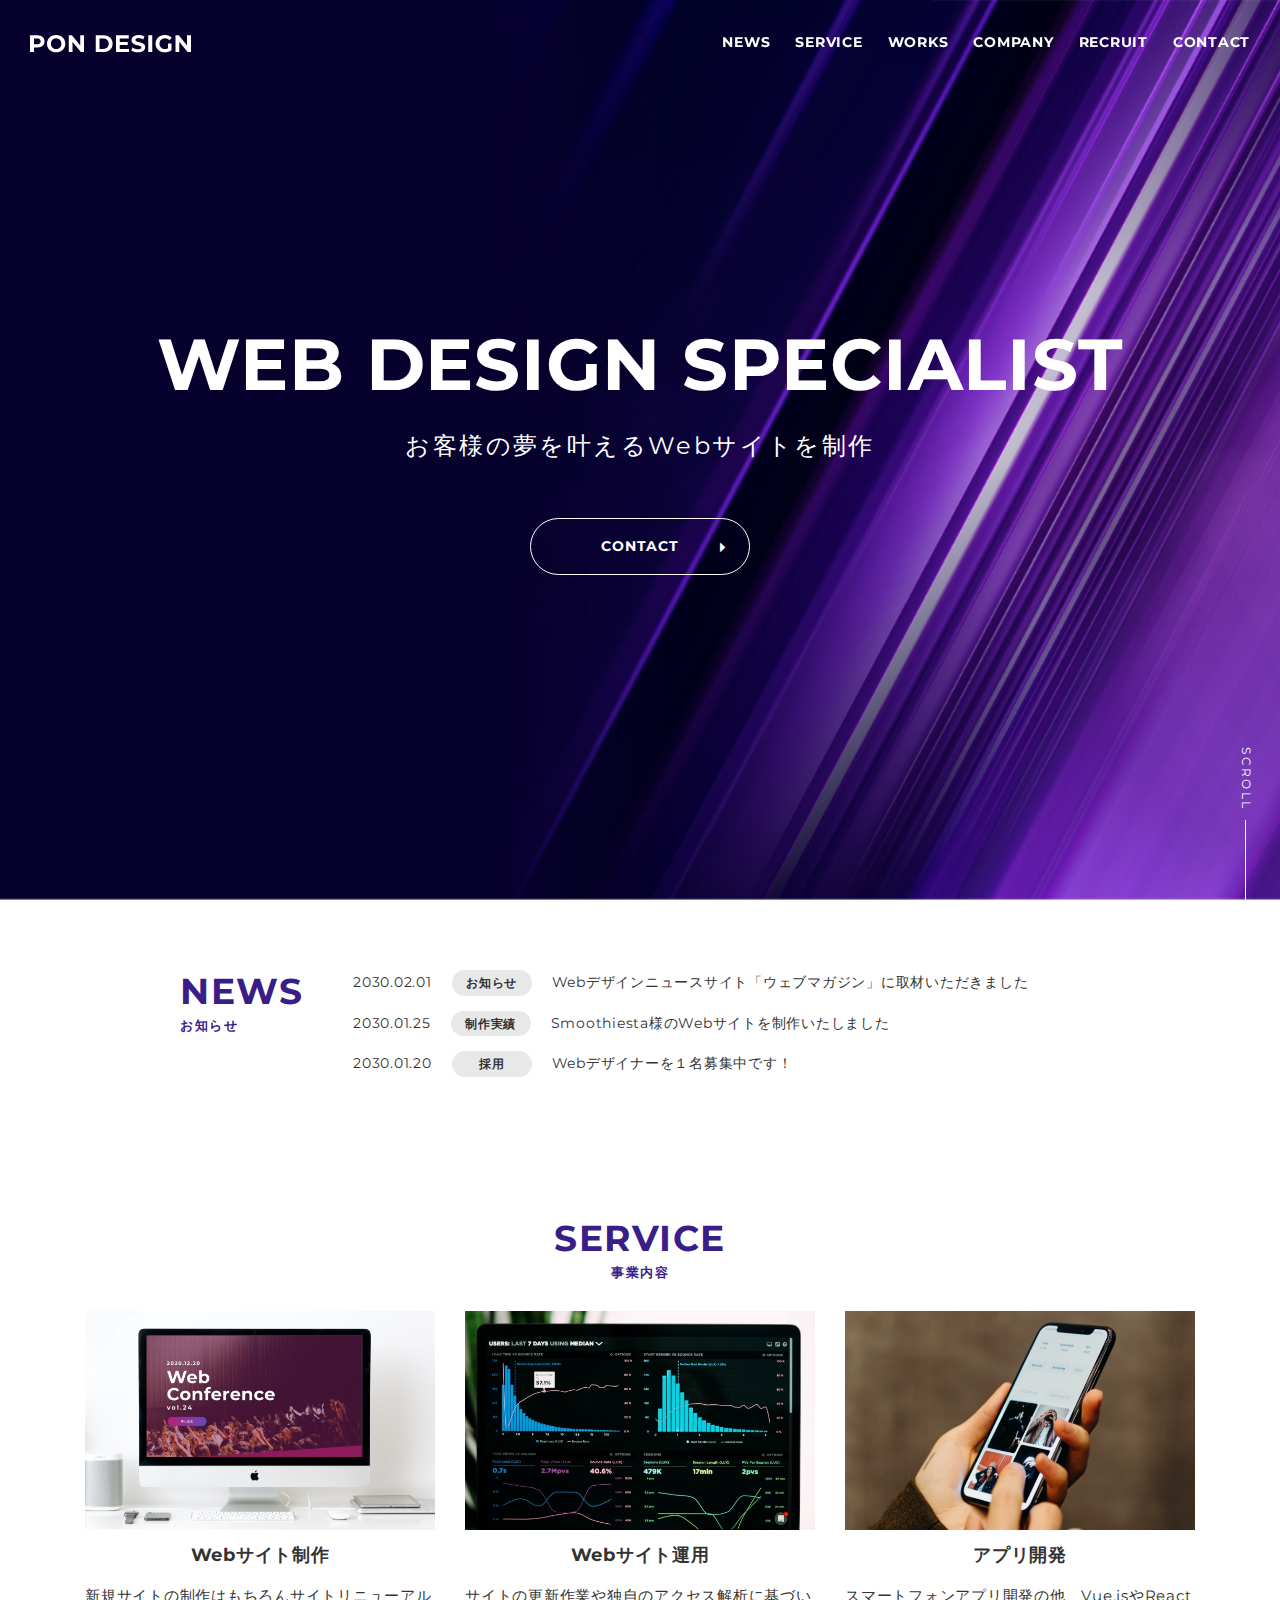
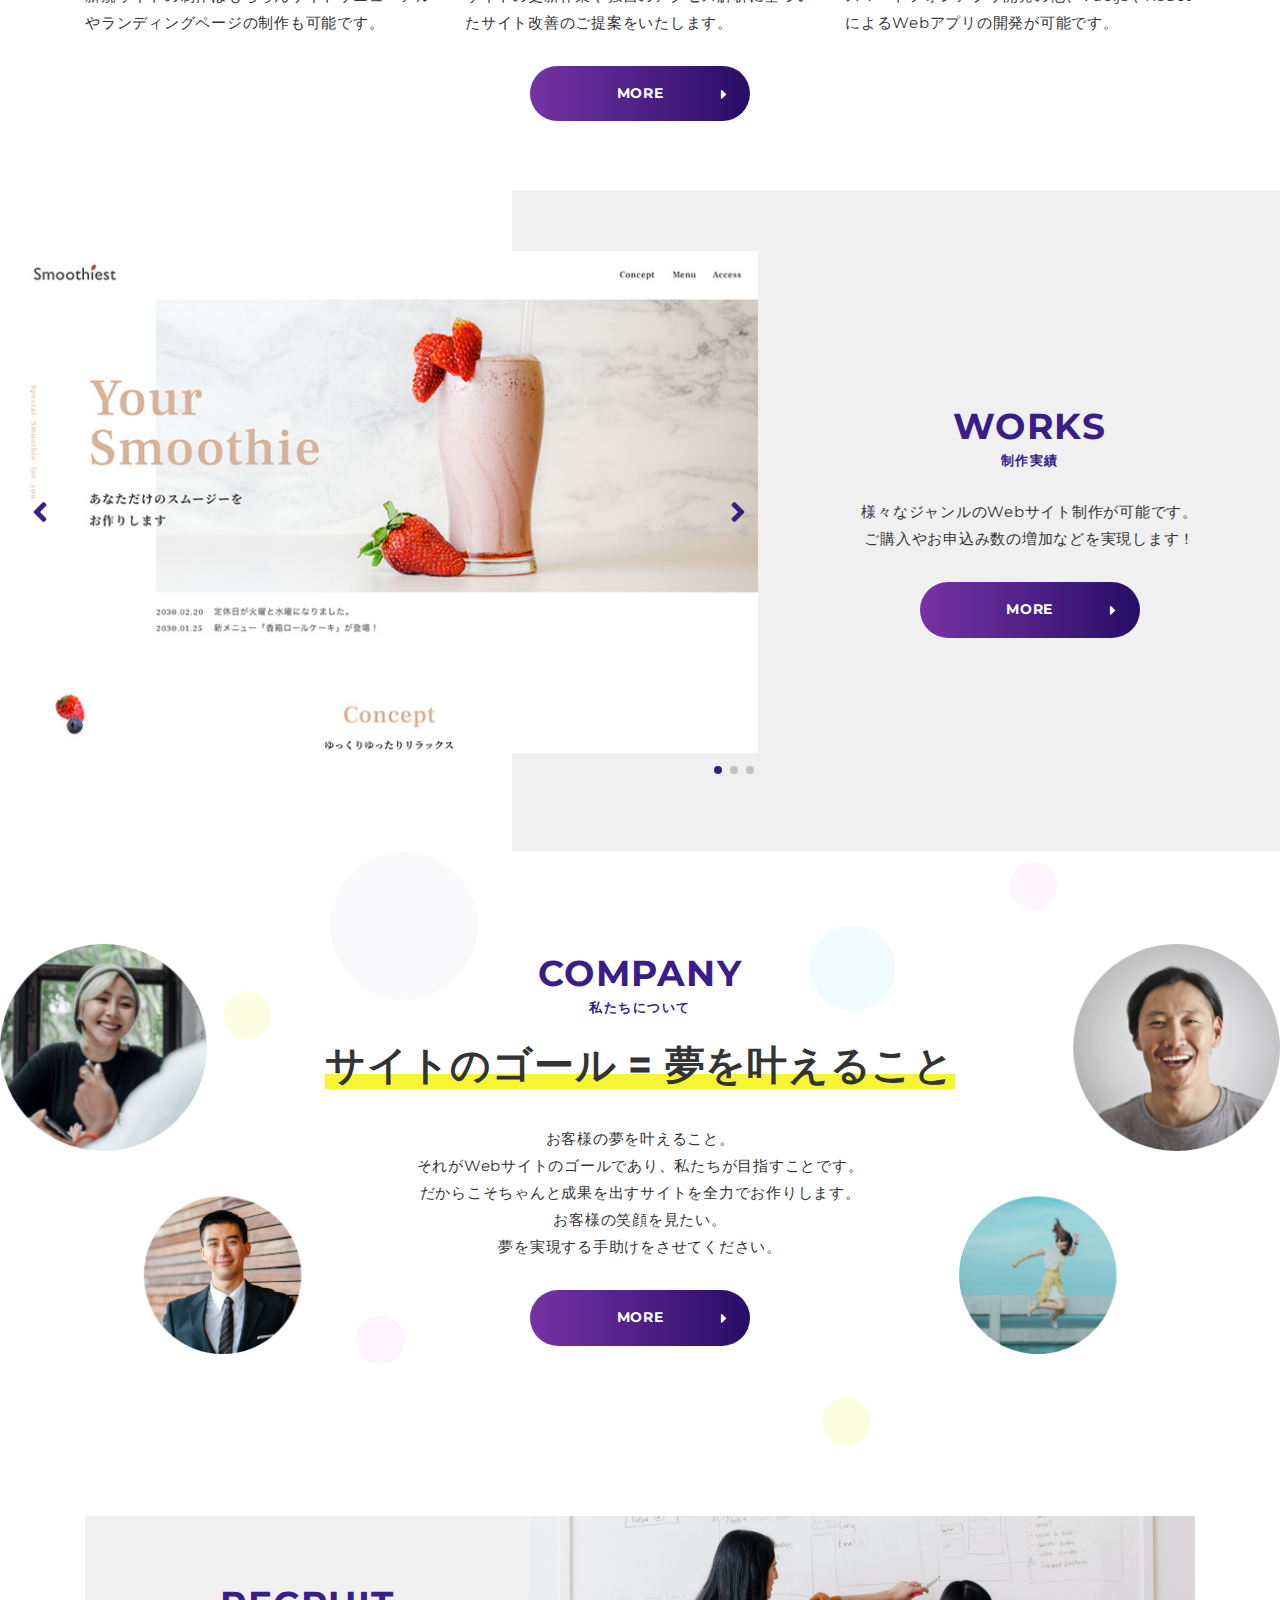
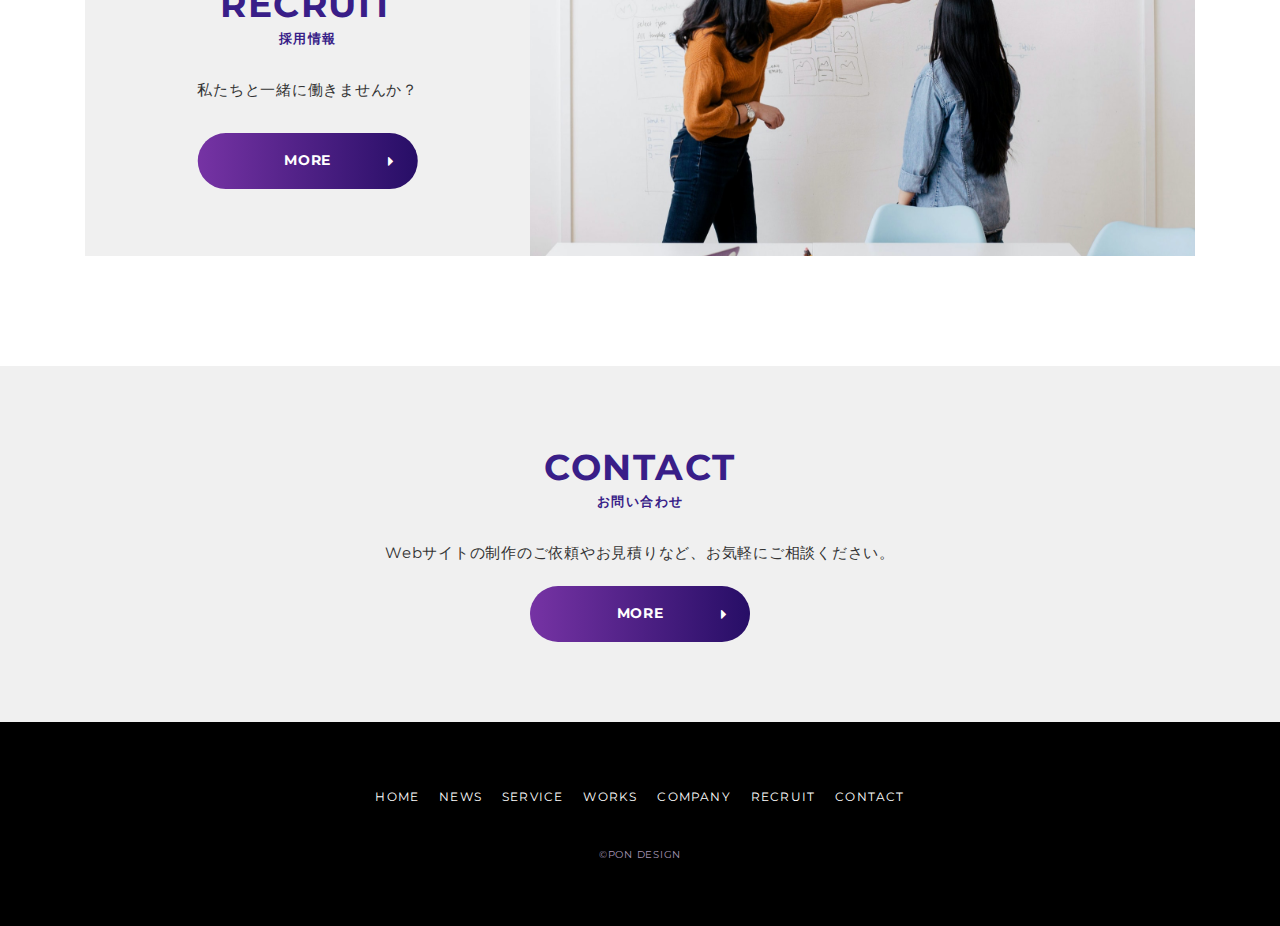
<file: index.html>
<!DOCTYPE html>
<html lang="ja">

<head>
  <meta charset="UTF-8">
  <meta name="viewport" content="width=device-width, initial-scale=1.0">
  <!-- 検索エンジンにページをインデックスさせない -->
  <meta name="robots" content="noindex, nofollow">
  <!-- OGP -->
  <meta property="og:type" content="website">
  <meta property="og:title" content="PON DESIGN">
  <meta property="og:url" content="https://pon-design.aki-my-portfolio.com/">
  <meta property="og:description" content="PON DESIGNは、新規サイト制作や運用、アプリ開発に強いWeb制作会社です。サイト作りはお客様の夢を叶えること。だからこそ成果を出すサイトを全力でお作りします。">
  <meta property="og:image" content="https://pon-design.aki-my-portfolio.com/images/common/ogp.png">
  <title>PON DESIGN</title>
  <meta name="description" content="PON DESIGNは、新規サイト制作や運用、アプリ開発に強いWeb制作会社です。サイト作りはお客様の夢を叶えること。だからこそ成果を出すサイトを全力でお作りします。">
  <!-- ファビコン -->
  <link rel="icon" type="image/png" href="images/common/icon-192x192.png">
  <link rel="apple-touch-icon" type="image/png" href="images/common/apple-touch-icon-180x180.png">
  <link rel="icon" href="images/common/favicon.ico">
  <!-- google fonts -->
  <link rel="preconnect" href="https://fonts.googleapis.com">
  <link rel="preconnect" href="https://fonts.gstatic.com" crossorigin>
  <link href="https://fonts.googleapis.com/css2?family=Montserrat:wght@400;700&display=swap" rel="stylesheet">
  <!-- Font Awesome -->
  <link href="https://use.fontawesome.com/releases/v5.6.1/css/all.css" rel="stylesheet">
  <!-- swiper -->
  <link rel="stylesheet" href="https://unpkg.com/swiper@8/swiper-bundle.min.css">
  <!-- css -->
  <link rel="stylesheet" href="common/css/style.css">

</head>

<body>
  <!--        ヘッダー        -->
  <header class="header">
    <h1 class="header__logo logo">
      <a class="logo__link" href="">
        <picture class="logo__img">
          <source media="(min-width: 768px)" srcset="images/common/logo.png">
          <img src="images/common/logo-s.png" alt="PON DESIGN">
        </picture>
      </a>
    </h1>
    <button id="hamburger" class="hamburger">
      <span class="hamburger__line"></span>
    </button>
    <nav class="header-nav">
      <ul class="header-nav__list">
        <li class="header-nav__item">
          <a class="header-nav__link" href="news/index.html">news</a>
        </li>
        <li class="header-nav__item">
          <a class="header-nav__link" href="service/index.html">service</a>
        </li>
        <li class="header-nav__item">
          <a class="header-nav__link" href="works/index.html">works</a>
        </li>
        <li class="header-nav__item">
          <a class="header-nav__link" href="company/index.html">company</a>
        </li>
        <li class="header-nav__item">
          <a class="header-nav__link" href="recruit/index.html">recruit</a>
        </li>
        <li class="header-nav__item">
          <a class="header-nav__link" href="contact/index.html">contact</a>
        </li>
      </ul>
    </nav>
  </header>
  <!--        ヘッダー終わり        -->
  <!--          mv             -->
  <div class="mv">
    <div class="mv__inner">
      <div class="mv__title-area">
        <h2 class="mv__title-main">WEB DESIGN SPECIALIST</h2>
        <p class="mv__title-sub">お客様の夢を叶える<br class="mv__title-sub-br">Webサイトを制作</p>
      </div>
      <div class="mv__btn">
        <a href="contact/index.html" class="btn btn--transparent">contact</a>
      </div>
      <div class="mv__scrolldown">
        <span class="mv__scrolldown-text">scroll</span>
      </div>
    </div>
  </div>
  <!--    mv終わり -->
  <!--        メイン        -->
  <div class="main">
    <div class="main__inner">
      <section class="section news">
        <div class="section__inner news__inner">
          <div class="news__heading">
            <div class="heading-lv2">
              <h2 class="heading-lv2__main">news</h2>
              <p class="heading-lv2__sub">お知らせ</p>
            </div>
          </div>
          <div class="news__body">
            <ul class="news-list">
              <li class="news-list__item">
                <div class="news-list__header">
                  <time class="news-list__date" datetime="2030-02-01">2030.02.01</time>
                  <span class="news-list__tag">お知らせ</span>
                </div>
                <div class="news-list__body">
                  <a href="news/article.html" class="news-list__link">Webデザインニュースサイト「ウェブマガジン」に取材いただきました</a>
                </div>
              </li>
              <li class="news-list__item">
                <div class="news-list__header">
                  <time class="news-list__date" datetime="2030-01-25">2030.01.25</time>
                  <span class="news-list__tag">制作実績</span>
                </div>
                <div class="news-list__body">
                  <a href="#" class="news-list__link">Smoothiesta様のWebサイトを制作いたしました</a>
                </div>
              </li>
              <li class="news-list__item">
                <div class="news-list__header">
                  <time class="news-list__date" datetime="2030-01-20">2030.01.20</time>
                  <span class="news-list__tag">採用</span>
                </div>
                <div class="news-list__body">
                  <a href="#" class="news-list__link">Webデザイナーを１名募集中です！</a>
                </div>
              </li>
            </ul>
          </div>
        </div>
      </section>
      <section class="section service">
        <div class="section__inner service__inner">
          <div class="heading-lv2">
            <h2 class="heading-lv2__main">service</h2>
            <p class="heading-lv2__sub">事業内容</p>
          </div>
          <div class="service-cards grid grid--pc3col">
            <div class="service-card">
              <div class="service-card__img-wrapper">
                <img src="images/common/service01.jpg" alt="" class="service-card__img">
              </div>
              <div class="service-card__body">
                <h3 class="service-card__title">Webサイト制作</h3>
                <p class="service-card__text">新規サイトの制作はもちろんサイトリニューアルやランディングページの制作も可能です。</p>
              </div>
            </div>
            <div class="service-card">
              <div class="service-card__img-wrapper">
                <img src="images/common/service02.jpg" alt="" class="service-card__img">
              </div>
              <div class="service-card__body">
                <h3 class="service-card__title">Webサイト運用
                </h3>
                <p class="service-card__text">サイトの更新作業や独自のアクセス解析に基づいたサイト改善のご提案をいたします。
                </p>
              </div>
            </div>
            <div class="service-card">
              <div class="service-card__img-wrapper">
                <img src="images/common/service03.jpg" alt="" class="service-card__img">
              </div>
              <div class="service-card__body">
                <h3 class="service-card__title">アプリ開発</h3>
                <p class="service-card__text">スマートフォンアプリ開発の他、Vue.jsやReactによるWebアプリの開発が可能です。</p>
              </div>
            </div>
          </div>
          <div class="service__btn">
            <a href="service/index.html" class="btn">more</a>
          </div>
        </div>
      </section>
      <section class="section works">
        <div class="section__inner works__inner">
          <div class="works__img-wrapper">
            <div class="swiper-container">
              <div class="swiper">
                <div class="swiper-wrapper">
                  <div class="swiper-slide">
                    <div class="swiper-slide-inner1">
                      <img src="images/common/smoothiesta.png" alt="">
                    </div>
                  </div>
                  <div class="swiper-slide">
                    <div class="swiper-slide-inner2">
                      <img src="images/common/web-conference.jpg" alt="">
                    </div>
                  </div>
                  <div class="swiper-slide">
                    <div class="swiper-slide-inner3">
                      <img src="images/common/lamina.jpg" alt="">
                    </div>
                  </div>
                </div>
                <div class="swiper-pagination"></div>
                <div class="swiper-button-prev"></div>
                <div class="swiper-button-next"></div>
              </div>
            </div>
          </div>
          <div class="works__body">
            <div class="heading-lv2">
              <h2 class="heading-lv2__main">works</h2>
              <p class="heading-lv2__sub">制作実績</p>
            </div>
            <p class="works__text">様々なジャンルのWebサイト制作が可能です。<br>
              ご購入やお申込み数の増加などを実現します！</p>
            <div class="works__btn">
              <a href="works/index.html" class="btn">more</a>
            </div>
          </div>
        </div>
      </section>
      <section class="section company">
        <div class="section__inner company__inner">
          <div class="heading-lv2">
            <h2 class="heading-lv2__main">company</h2>
            <p class="heading-lv2__sub">私たちについて</p>
          </div>
          <div class="message">
            <h2 class="message__heading">
              <span class="message__underline">サイトのゴール = <br class="message__heading-br">
                夢を叶えること</span>
            </h2>
            <p class="message__text">
              お客様の夢を叶えること。<br>
              それがWebサイトのゴールであり、<br class="message__text-br">私たちが目指すことです。<br>
              だからこそちゃんと成果を出すサイトを<br class="message__text-br">全力でお作りします。<br>
              お客様の笑顔を見たい。<br>
              夢を実現する手助けをさせてください。
            </p>
          </div>
          <div class="company__btn">
            <a href="company/index.html" class="btn">more</a>
          </div>
        </div>
      </section>
      <section class="section recruit">
        <div class="section__inner recruit__inner">
          <div class="recruit__img-wrapper">
            <img src="images/index/top-recruit.png" alt="" class="recruit__img">
          </div>
          <div class="recruit__body">
            <div class="recruit__body-inner">
              <div class="heading-lv2">
                <h2 class="heading-lv2__main">recruit</h2>
                <p class="heading-lv2__sub">採用情報</p>
              </div>
              <p class="recruit__text">私たちと一緒に働きませんか？</p>
              <div class="recruit__btn">
                <a href="recruit/index.html" class="btn">more</a>
              </div>
            </div>
          </div>
        </div>
      </section>
      <section class="section contact">
        <div class="section__inner contact__inner">
          <div class="heading-lv2">
            <h2 class="heading-lv2__main">contact</h2>
            <p class="heading-lv2__sub">お問い合わせ</p>
          </div>
          <p class="contact__text">Webサイトの制作のご依頼やお見積りなど、<br class="contact__text-br">お気軽にご相談ください。</p>
          <div class="contact__btn">
            <a href="contact/index.html" class="btn">more</a>
          </div>
        </div>
      </section>
    </div>
  </div>
  <!--        メイン終わり        -->
  <!--        フッター        -->
  <footer class="footer">
    <div class="footer__inner">
      <nav class="footer-nav">
        <ul class="footer-nav__list">
          <li class="footer-nav__item">
            <a href="" class="footer-nav__link">home</a>
          </li>
          <li class="footer-nav__item">
            <a href="news/index.html" class="footer-nav__link">news</a>
          </li>
          <li class="footer-nav__item">
            <a href="service/index.html" class="footer-nav__link">service</a>
          </li>
          <li class="footer-nav__item">
            <a href="works/index.html" class="footer-nav__link">works</a>
          </li>
          <li class="footer-nav__item">
            <a href="company/index.html" class="footer-nav__link">company</a>
          </li>
          <li class="footer-nav__item">
            <a href="recruit/index.html" class="footer-nav__link">recruit</a>
          </li>
          <li class="footer-nav__item">
            <a href="contact/index.html" class="footer-nav__link">contact</a>
          </li>
        </ul>
      </nav>
      <small class="footer-copyright">
        <a href="index.html" class="footer-copyright__link">&copy;pon design</a>
      </small>
    </div>
  </footer>
  <!--        フッター終わり       -->
  <div class="page-top">
    <a href="#" class="page-top__link"></a>
  </div>
  <script src="https://unpkg.com/swiper@8/swiper-bundle.min.js"></script>
  <script src="common/js/jquery-3.6.0.min.js"></script>
  <script src="common/js/script.js"></script>
  <script src="common/js/swiper.js"></script>
</body>

</html>
</file>
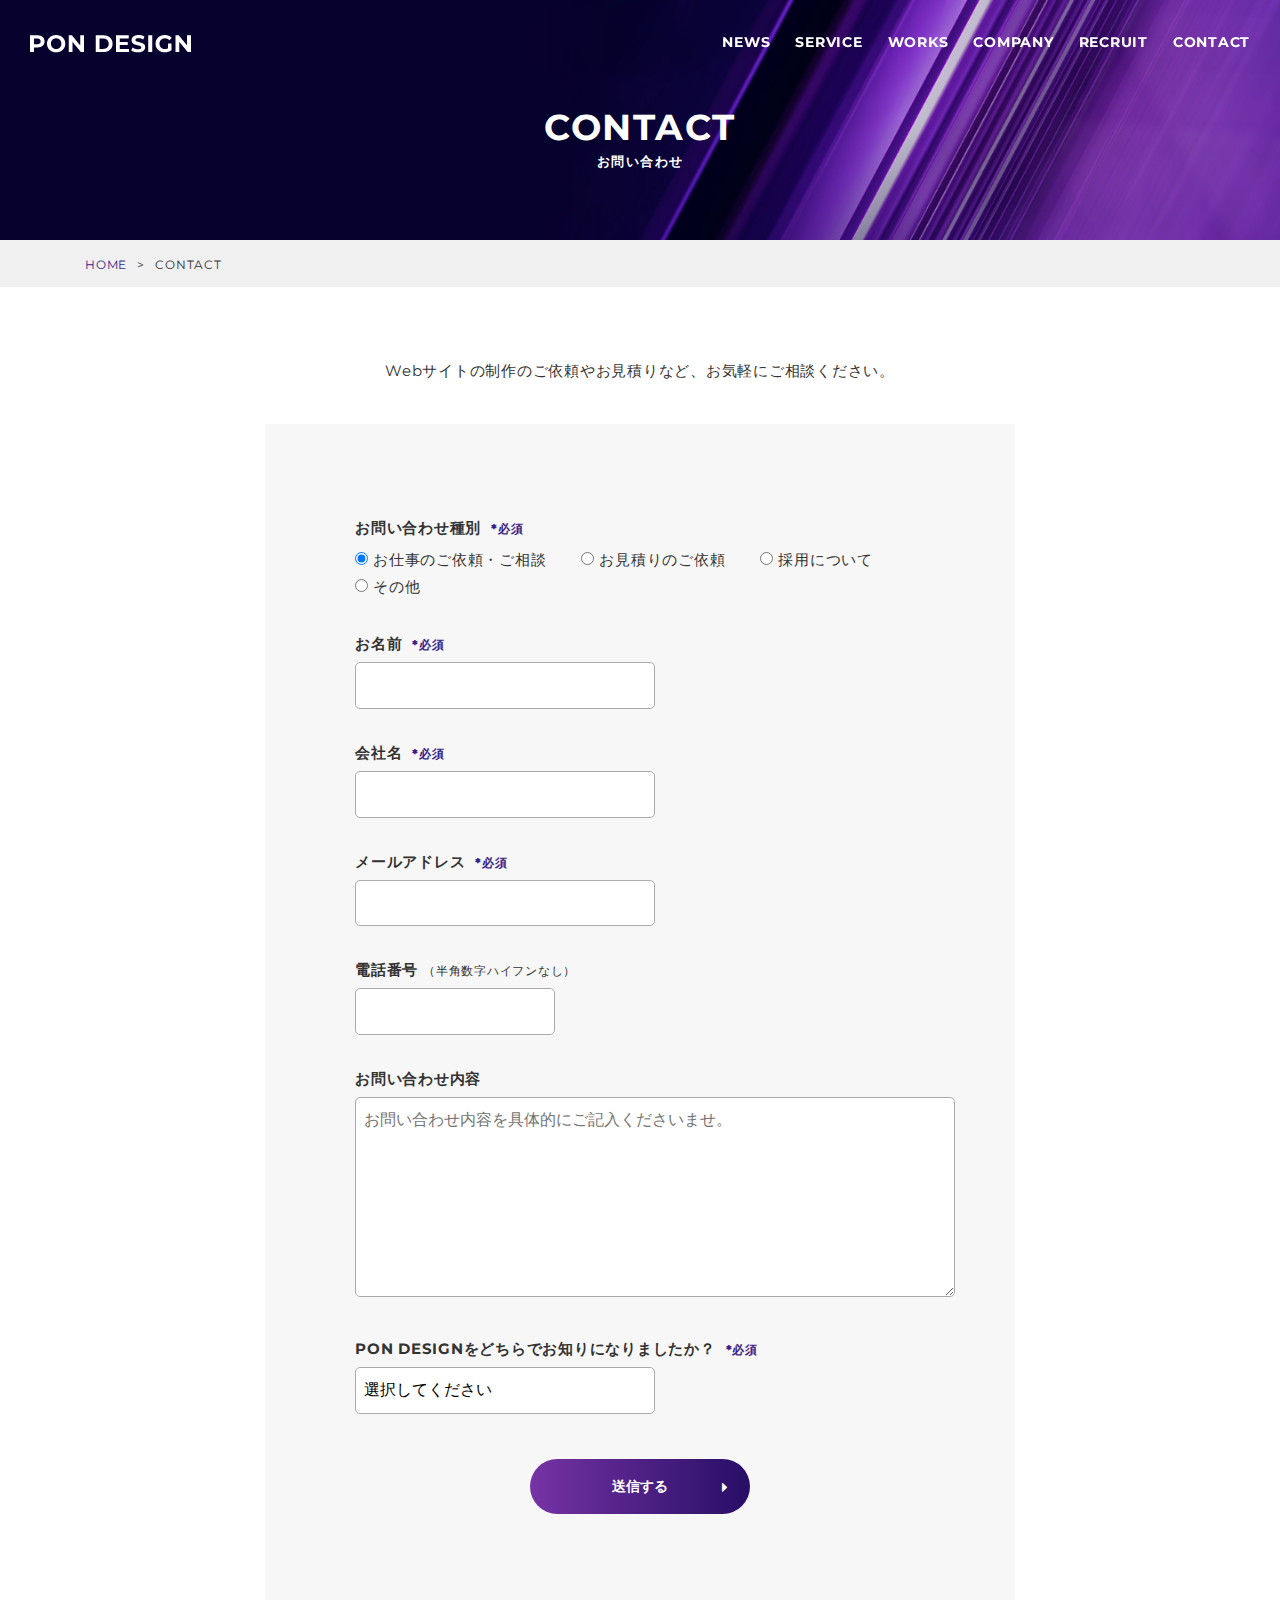
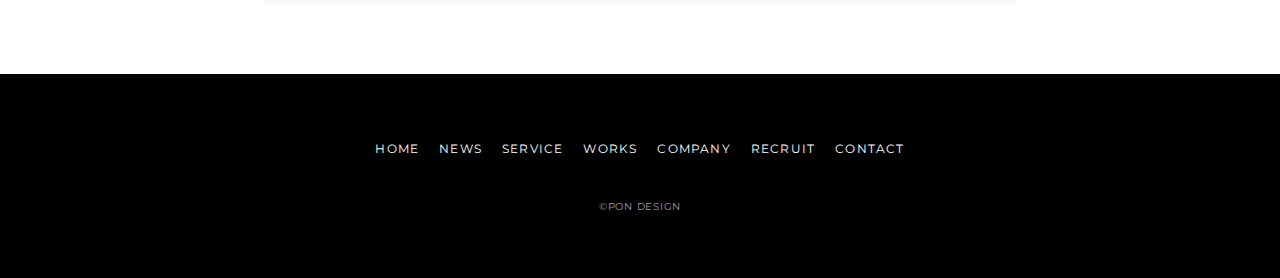
<file: contact/index.html>
<!DOCTYPE html>
<html lang="ja">

<head>
  <meta charset="UTF-8">
  <meta name="viewport" content="width=device-width, initial-scale=1.0">
  <!-- 検索エンジンにページをインデックスさせない -->
  <meta name="robots" content="noindex, nofollow">
  <!-- OGP -->
  <meta property="og:type" content="website">
  <meta property="og:title" content="CONTACT - お問い合わせ｜PON DESIGN">
  <meta property="og:url" content="https://pon-design.aki-my-portfolio.com/contact/index.html">
  <meta property="og:description" content="PON DESIGNは、新規サイト制作や運用、アプリ開発に強いWeb制作会社です。サイト作りはお客様の夢を叶えること。だからこそ成果を出すサイトを全力でお作りします。">
  <meta property="og:image" content="https://pon-design.aki-my-portfolio.com/images/common/ogp.png">
  <title>CONTACT - お問い合わせ｜PON DESIGN</title>
  <meta name="description" content="PON DESIGNは、新規サイト制作や運用、アプリ開発に強いWeb制作会社です。サイト作りはお客様の夢を叶えること。だからこそ成果を出すサイトを全力でお作りします。">
  <!-- ファビコン -->
  <link rel="icon" type="image/png" href="../images/common/icon-192x192.png">
  <link rel="apple-touch-icon" type="image/png" href="../images/common/apple-touch-icon-180x180.png">
  <link rel="icon" href="../images/common/favicon.ico">
  <!-- google fonts -->
  <link rel="preconnect" href="https://fonts.googleapis.com">
  <link rel="preconnect" href="https://fonts.gstatic.com" crossorigin>
  <link href="https://fonts.googleapis.com/css2?family=Montserrat:wght@400;700&display=swap" rel="stylesheet">
  <!-- Font Awesome -->
  <link href="https://use.fontawesome.com/releases/v5.6.1/css/all.css" rel="stylesheet">
  <!-- css -->
  <link rel="stylesheet" href="../common/css/style.css">
</head>

<body>
  <!--        ヘッダー        -->
  <header class="header">
    <h1 class="header__logo logo">
      <a class="logo__link" href="../index.html">
        <picture class="logo__img">
          <source media="(min-width: 768px)" srcset='../images/common/logo.png'>
          <img src="../images/common/logo-s.png" alt="PON DESIGN">
        </picture>
      </a>
    </h1>
    <button id="hamburger" class="hamburger">
      <span class="hamburger__line"></span>
    </button>
    <nav class="header-nav">
      <ul class="header-nav__list">
        <li class="header-nav__item">
          <a class="header-nav__link" href="../news/index.html">news</a>
        </li>
        <li class="header-nav__item">
          <a class="header-nav__link" href="../service/index.html">service</a>
        </li>
        <li class="header-nav__item">
          <a class="header-nav__link" href="../works/index.html">works</a>
        </li>
        <li class="header-nav__item">
          <a class="header-nav__link" href="../company/index.html">company</a>
        </li>
        <li class="header-nav__item">
          <a class="header-nav__link" href="../recruit/index.html">recruit</a>
        </li>
        <li class="header-nav__item">
          <a class="header-nav__link" href="index.html">contact</a>
        </li>
      </ul>
    </nav>
  </header>
  <!--        ヘッダー終わり        -->
  <!--          sub-mv             -->
  <div class="sub-mv">
    <div class="sub-mv__inner">
      <div class="heading-lv2 heading-lv2--white">
        <h2 class="heading-lv2__main">contact</h2>
        <p class="heading-lv2__sub">お問い合わせ</p>
      </div>
    </div>
  </div>
  <!--    sub-mv終わり -->
  <!--          パンくず                  -->
  <nav class="breadcrumb">
    <ol class="breadcrumb__list">
      <li class="breadcrumb__item">
        <a href="../index.html" class="breadcrumb__link">home</a>
      </li>
      <li class="breadcrumb__item">contact</li>
    </ol>
  </nav>
  <!--          パンくず終わり           -->
  <!--        メイン        -->
  <div class="main">
    <div class="main__inner">
      <section class="section contact-form">
        <div class="section__inner contact-form__inner">
          <div class="contact-form__lead">
            <h2 class="contact-form__text">Webサイトの制作のご依頼やお見積りなど、お気軽にご相談ください。</h2>
          </div>
          <div class="contact-form__body">
            <div class="form-container">
              <form action="#">
                <div class="form">
                  <div class="form__item">
                    <label for="username" class="form__ttl">お問い合わせ種別<strong class="label-required">*必須</strong></label>
                    <div class="form__body">
                      <ul class="radio-list">
                        <li class="radio-item"><label><input type="radio" name="type" value="お仕事のご依頼・ご相談" checked><span>お仕事のご依頼・ご相談</span></label></li>
                        <li class="radio-item"><label><input type="radio" name="type" value="お見積りのご依頼"><span>お見積りのご依頼</span></label></li>
                        <li class="radio-item"><label><input type="radio" name="type" value="採用について"><span>採用について</span></label></li>
                        <li class="radio-item"><label><input type="radio" name="type" value="その他"><span>その他</span></label></li>
                      </ul>
                    </div>
                  </div>
                  <div class="form__item">
                    <label for="username" class="form__ttl">お名前<strong class="label-required">*必須</strong></label>
                    <div class="form__body">
                      <div class="inputField">
                        <input type="text" name="username" id="username" required>
                      </div>
                    </div>
                  </div>
                  <div class="form__item">
                    <label for="company" class="form__ttl">会社名<strong class="label-required">*必須</strong></label>
                    <div class="form__body">
                      <div class="inputField">
                        <input type="text" name="company" id="company" required>
                      </div>
                    </div>
                  </div>
                  <div class="form__item">
                    <label for="email" class="form__ttl">メールアドレス<strong class="label-required">*必須</strong></label>
                    <div class="form__body">
                      <div class="inputField">
                        <input type="email" name="email" id="email" required>
                      </div>
                    </div>
                  </div>
                  <div class="form__item">
                    <label for="tel" class="form__ttl">電話番号<small class="inputNote">（半角数字ハイフンなし）</small></label>
                    <div class="form__body">
                      <div class="inputField">
                        <input type="tel" name="tel" id="tel">
                      </div>
                    </div>
                  </div>
                  <div class="form__item">
                    <label for="message" class="form__ttl">お問い合わせ内容</label>
                    <div class="form__body">
                      <div class="inputField">
                        <textarea id="message" name="message" placeholder="お問い合わせ内容を具体的にご記入くださいませ。" class="form__textarea"></textarea>
                      </div>
                    </div>
                  </div>
                  <div class="form__item">
                    <label for="job" class="form__ttl">PON DESIGNをどちらでお知りになりましたか？<strong class="label-required">*必須</strong></label>
                    <div class="form__body">
                      <div class="inputField">
                        <div class="selectWrap">
                          <select name="job" id="job" required>
                            <option value="">選択してください</option>
                            <option value="Google/Yahoo検索">Google/Yahoo検索</option>
                            <option value="SNS">SNS</option>
                            <option value="ブログ">ブログ</option>
                            <option value="友人や知人">友人や知人</option>
                            <option value="その他">その他</option>
                          </select>
                        </div>
                      </div>
                    </div>
                  </div>
                  <div class="form__btn">
                    <button type='submit' class="btn">送信する</button>
                  </div>
                </div>
              </form>
            </div>
          </div>
        </div>
      </section>
    </div>
  </div>
  <!--        メイン終わり        -->
  <!--        フッター        -->
  <footer class="footer">
    <div class="footer__inner">
      <nav class="footer-nav">
        <ul class="footer-nav__list">
          <li class="footer-nav__item">
            <a href="../index.html" class="footer-nav__link">home</a>
          </li>
          <li class="footer-nav__item">
            <a href="../news/index.html" class="footer-nav__link">news</a>
          </li>
          <li class="footer-nav__item">
            <a href="../service/index.html" class="footer-nav__link">service</a>
          </li>
          <li class="footer-nav__item">
            <a href="../works/index.html" class="footer-nav__link">works</a>
          </li>
          <li class="footer-nav__item">
            <a href="../company/index.html" class="footer-nav__link">company</a>
          </li>
          <li class="footer-nav__item">
            <a href="../recruit/index.html" class="footer-nav__link">recruit</a>
          </li>
          <li class="footer-nav__item">
            <a href="index.html" class="footer-nav__link">contact</a>
          </li>
        </ul>
      </nav>
      <small class="footer-copyright">
        <a href="../index.html" class="footer-copyright__link">&copy;pon design</a>
      </small>
    </div>
  </footer>
  <!--        フッター終わり       -->
  <div class="page-top">
    <a href="#" class="page-top__link"></a>
  </div>
  <script src="../common/js/jquery-3.6.0.min.js"></script>
  <script src="../common/js/script.js"></script>
</body>

</html>
</file>
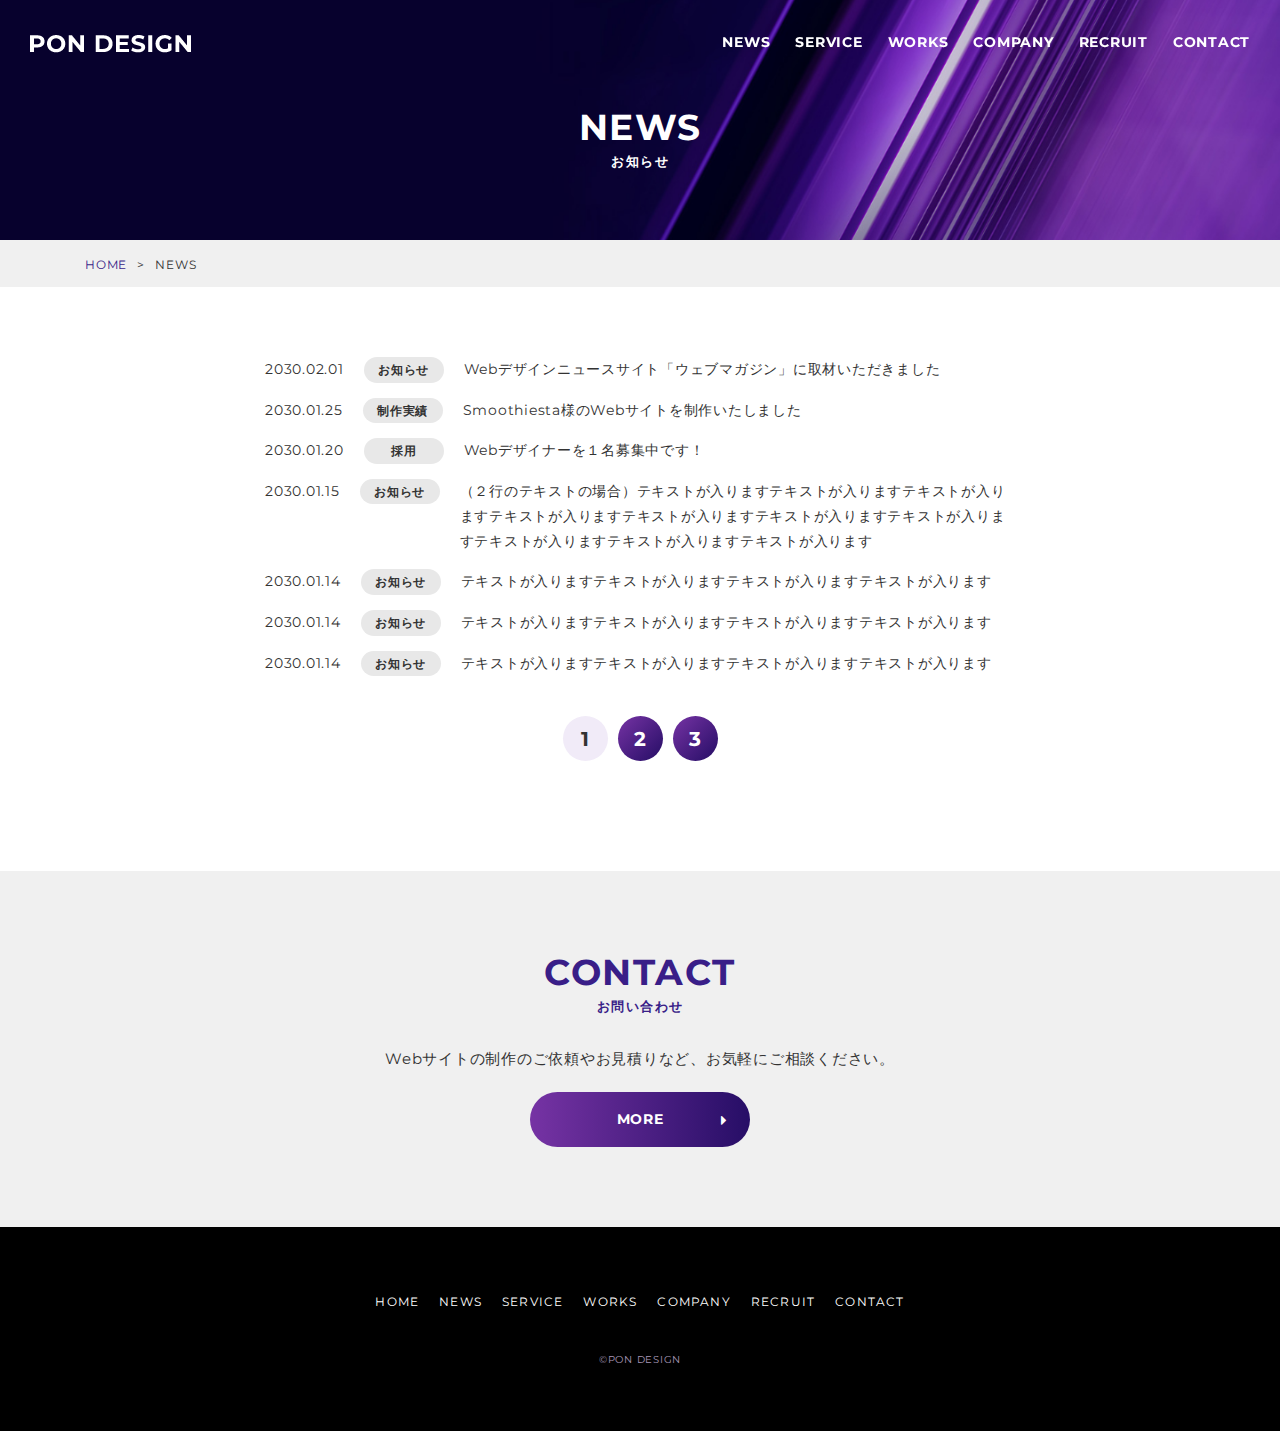
<file: news/index.html>
<!DOCTYPE html>
<html lang="ja">

<head>
  <meta charset="UTF-8">
  <meta name="viewport" content="width=device-width, initial-scale=1.0">
  <!-- 検索エンジンにページをインデックスさせない -->
  <meta name="robots" content="noindex, nofollow">
  <!-- OGP -->
  <meta property="og:type" content="website">
  <meta property="og:title" content="NEWS - お知らせ｜PON DESIGN">
  <meta property="og:url" content="https://pon-design.aki-my-portfolio.com/news/index.html">
  <meta property="og:description" content="PON DESIGNは、新規サイト制作や運用、アプリ開発に強いWeb制作会社です。サイト作りはお客様の夢を叶えること。だからこそ成果を出すサイトを全力でお作りします。">
  <meta property="og:image" content="https://pon-design.aki-my-portfolio.com/images/common/ogp.png">
  <title>NEWS - お知らせ｜PON DESIGN</title>
  <meta name="description" content="PON DESIGNは、新規サイト制作や運用、アプリ開発に強いWeb制作会社です。サイト作りはお客様の夢を叶えること。だからこそ成果を出すサイトを全力でお作りします。">
  <!-- ファビコン -->
  <link rel="icon" type="image/png" href="../images/common/icon-192x192.png">
  <link rel="apple-touch-icon" type="image/png" href="../images/common/apple-touch-icon-180x180.png">
  <link rel="icon" href="../images/common/favicon.ico">
  <!-- google fonts -->
  <link rel="preconnect" href="https://fonts.googleapis.com">
  <link rel="preconnect" href="https://fonts.gstatic.com" crossorigin>
  <link href="https://fonts.googleapis.com/css2?family=Montserrat:wght@400;700&display=swap" rel="stylesheet">
  <!-- Font Awesome -->
  <link href="https://use.fontawesome.com/releases/v5.6.1/css/all.css" rel="stylesheet">
  <!-- css -->
  <link rel="stylesheet" href="../common/css/style.css">

</head>

<body>
  <!--        ヘッダー        -->
  <header class="header">
    <h1 class="header__logo logo">
      <a class="logo__link" href="../index.html">
        <picture class="logo__img">
          <source media="(min-width: 768px)" srcset='../images/common/logo.png'>
          <img src="../images/common/logo-s.png" alt="PON DESIGN">
        </picture>
      </a>
    </h1>
    <button id="hamburger" class="hamburger">
      <span class="hamburger__line"></span>
    </button>
    <nav class="header-nav">
      <ul class="header-nav__list">
        <li class="header-nav__item">
          <a class="header-nav__link" href="index.html">news</a>
        </li>
        <li class="header-nav__item">
          <a class="header-nav__link" href="../service/index.html">service</a>
        </li>
        <li class="header-nav__item">
          <a class="header-nav__link" href="../works/index.html">works</a>
        </li>
        <li class="header-nav__item">
          <a class="header-nav__link" href="../company/index.html">company</a>
        </li>
        <li class="header-nav__item">
          <a class="header-nav__link" href="../recruit/index.html">recruit</a>
        </li>
        <li class="header-nav__item">
          <a class="header-nav__link" href="../contact/index.html">contact</a>
        </li>
      </ul>
    </nav>
  </header>
  <!--        ヘッダー終わり        -->
  <!--          sub-mv             -->
  <div class="sub-mv">
    <div class="sub-mv__inner">
      <div class="heading-lv2 heading-lv2--white">
        <h2 class="heading-lv2__main">news</h2>
        <p class="heading-lv2__sub">お知らせ</p>
      </div>
    </div>
  </div>
  <!--    sub-mv終わり -->
  <!--          パンくず                  -->
  <nav class="breadcrumb">
    <ol class="breadcrumb__list">
      <li class="breadcrumb__item">
        <a href="../index.html" class="breadcrumb__link">home</a>
      </li>
      <li class="breadcrumb__item">news</li>
    </ol>
  </nav>
  <!--          パンくず終わり           -->
  <!--        メイン        -->
  <div class="main">
    <div class="main__inner">
      <section class="section news-list-wrapper">
        <div class="section__inner news-list-wrapper__inner">
          <div class="news-list-wrapper__body">
            <ul class="news-list">
              <li class="news-list__item">
                <div class="news-list__header">
                  <time class="news-list__date" datetime="2030-02-01">2030.02.01</time>
                  <span class="news-list__tag">お知らせ</span>
                </div>
                <div class="news-list__body">
                  <a href="article.html" class="news-list__link">Webデザインニュースサイト「ウェブマガジン」に取材いただきました</a>
                </div>
              </li>
              <li class="news-list__item">
                <div class="news-list__header">
                  <time class="news-list__date" datetime="2030-01-25">2030.01.25</time>
                  <span class="news-list__tag">制作実績</span>
                </div>
                <div class="news-list__body">
                  <a href="#" class="news-list__link">Smoothiesta様のWebサイトを制作いたしました</a>
                </div>
              </li>
              <li class="news-list__item">
                <div class="news-list__header">
                  <time class="news-list__date" datetime="2030-01-20">2030.01.20</time>
                  <span class="news-list__tag">採用</span>
                </div>
                <div class="news-list__body">
                  <a href="#" class="news-list__link">Webデザイナーを１名募集中です！</a>
                </div>
              </li>
              <li class="news-list__item">
                <div class="news-list__header">
                  <time class="news-list__date" datetime="2030-01-15">2030.01.15</time>
                  <span class="news-list__tag">お知らせ</span>
                </div>
                <div class="news-list__body">
                  <a href="#" class="news-list__link">
                    （２行のテキストの場合）テキストが入りますテキストが入りますテキストが入りますテキストが入りますテキストが入りますテキストが入りますテキストが入りますテキストが入りますテキストが入りますテキストが入ります</a>
                </div>
              </li>
              <li class="news-list__item">
                <div class="news-list__header">
                  <time class="news-list__date" datetime="2030-01-14">2030.01.14</time>
                  <span class="news-list__tag">お知らせ</span>
                </div>
                <div class="news-list__body">
                  <a href="#" class="news-list__link">
                    テキストが入りますテキストが入りますテキストが入りますテキストが入ります</a>
                </div>
              </li>
              <li class="news-list__item">
                <div class="news-list__header">
                  <time class="news-list__date" datetime="2030-01-14">2030.01.14</time>
                  <span class="news-list__tag">お知らせ</span>
                </div>
                <div class="news-list__body">
                  <a href="#" class="news-list__link">
                    テキストが入りますテキストが入りますテキストが入りますテキストが入ります</a>
                </div>
              </li>
              <li class="news-list__item">
                <div class="news-list__header">
                  <time class="news-list__date" datetime="2030-01-14">2030.01.14</time>
                  <span class="news-list__tag">お知らせ</span>
                </div>
                <div class="news-list__body">
                  <a href="#" class="news-list__link">
                    テキストが入りますテキストが入りますテキストが入りますテキストが入ります</a>
                </div>
              </li>
            </ul>
          </div>
          <div class="news-list-wrapper__pager">
            <nav class="pager">
              <ul class="pager__inner">
                <li class="pager__item">
                  <span class="pager__link pager__link--active">1</span>
                </li>
                <li class="pager__item">
                  <a class="pager__link" href="#">2</a>
                </li>
                <li class="pager__item">
                  <a class="pager__link" href="#">3</a>
                </li>
              </ul>
            </nav>
          </div>
        </div>
      </section>
      <section class="section contact">
        <div class="section__inner contact__inner">
          <div class="heading-lv2">
            <h2 class="heading-lv2__main">contact</h2>
            <p class="heading-lv2__sub">お問い合わせ</p>
          </div>
          <p class="contact__text">Webサイトの制作のご依頼やお見積りなど、<br class="contact__text-br">お気軽にご相談ください。</p>
          <div class="contact__btn">
            <a href="../contact/index.html" class="btn">more</a>
          </div>
        </div>
      </section>
    </div>
  </div>
  <!--        メイン終わり        -->
  <!--        フッター        -->
  <footer class="footer">
    <div class="footer__inner">
      <nav class="footer-nav">
        <ul class="footer-nav__list">
          <li class="footer-nav__item">
            <a href="../index.html" class="footer-nav__link">home</a>
          </li>
          <li class="footer-nav__item">
            <a href="index.html" class="footer-nav__link">news</a>
          </li>
          <li class="footer-nav__item">
            <a href="../service/index.html" class="footer-nav__link">service</a>
          </li>
          <li class="footer-nav__item">
            <a href="../works/index.html" class="footer-nav__link">works</a>
          </li>
          <li class="footer-nav__item">
            <a href="../company/index.html" class="footer-nav__link">company</a>
          </li>
          <li class="footer-nav__item">
            <a href="../recruit/index.html" class="footer-nav__link">recruit</a>
          </li>
          <li class="footer-nav__item">
            <a href="../contact/index.html" class="footer-nav__link">contact</a>
          </li>
        </ul>
      </nav>
      <small class="footer-copyright">
        <a href="../index.html" class="footer-copyright__link">&copy;pon design</a>
      </small>
    </div>
  </footer>
  <!--        フッター終わり       -->
  <div class="page-top">
    <a href="#" class="page-top__link"></a>
  </div>
  <script src="../common/js/jquery-3.6.0.min.js"></script>
  <script src="../common/js/script.js"></script>
</body>

</html>
</file>
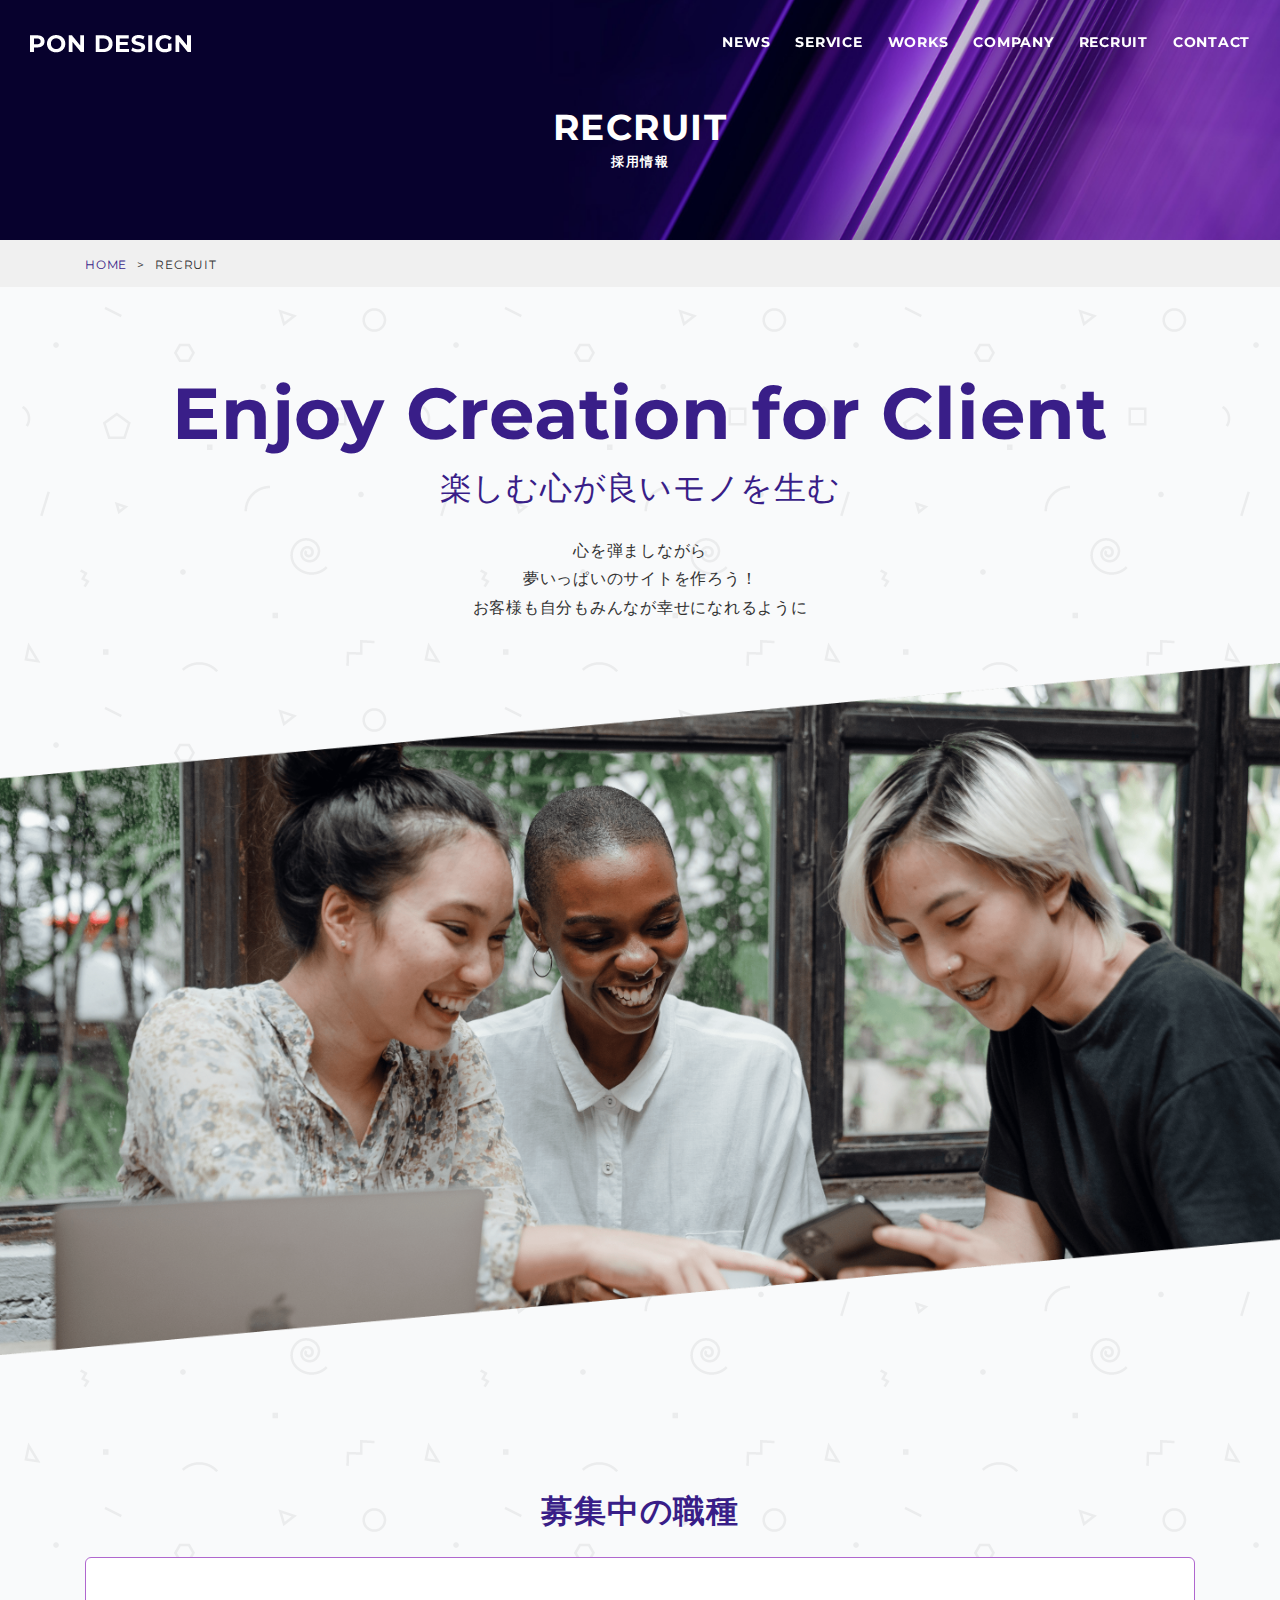
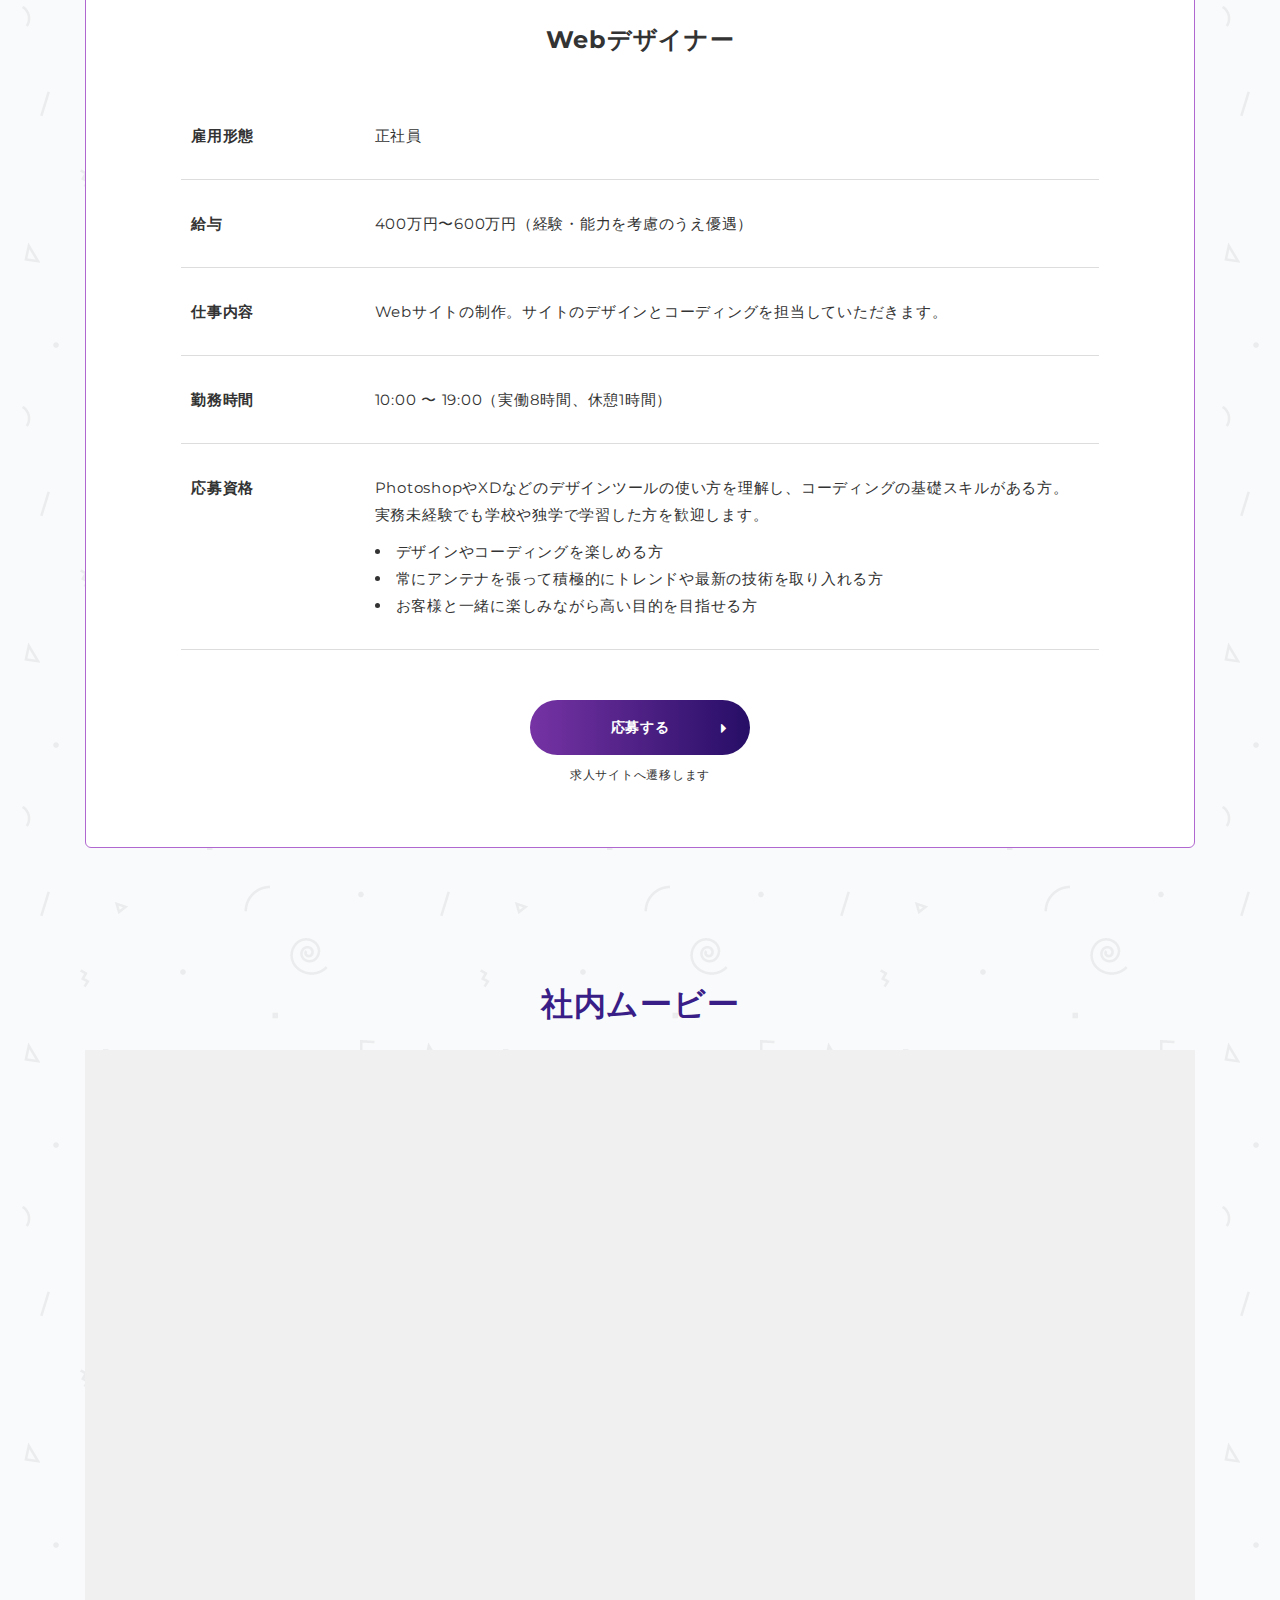
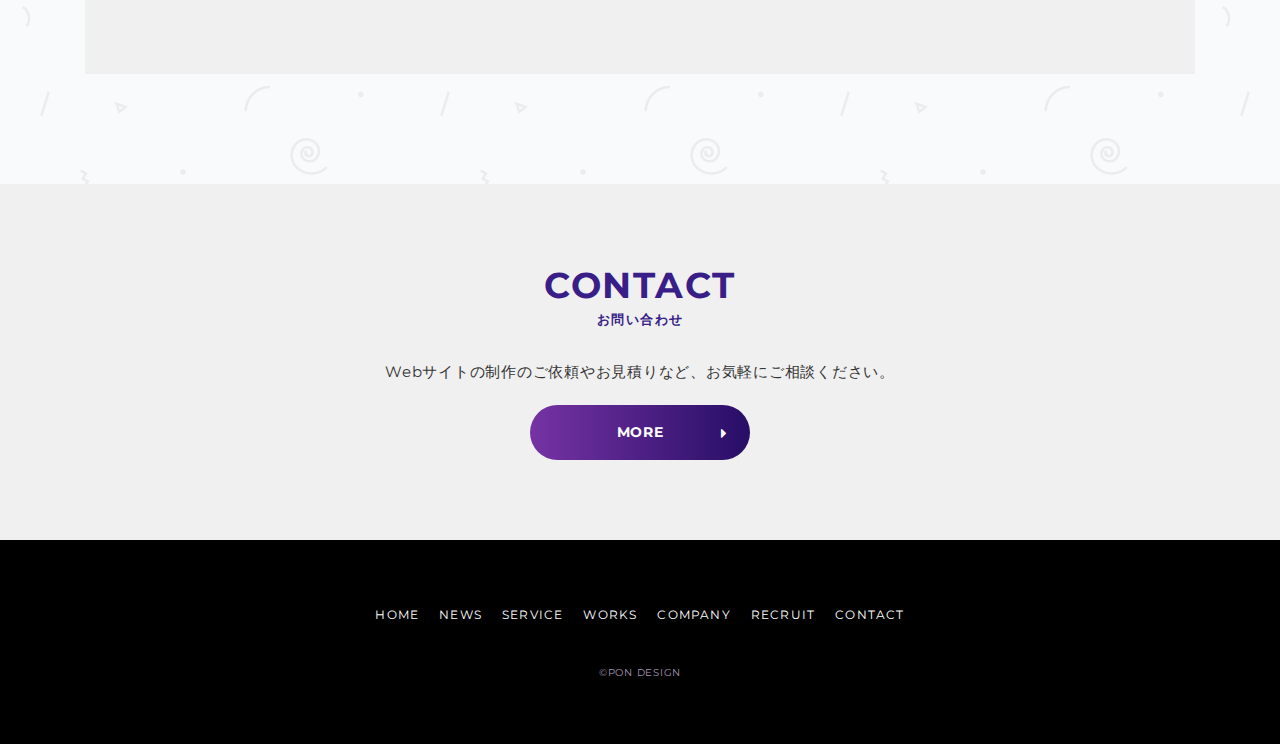
<file: recruit/index.html>
<!DOCTYPE html>
<html lang="ja">

<head>
  <meta charset="UTF-8">
  <meta name="viewport" content="width=device-width, initial-scale=1.0">
  <!-- 検索エンジンにページをインデックスさせない -->
  <meta name="robots" content="noindex, nofollow">
  <!-- OGP -->
  <meta property="og:type" content="website">
  <meta property="og:title" content="RECRUIT - 採用情報｜PON DESIGN">
  <meta property="og:url" content="https://pon-design.aki-my-portfolio.com/recruit/index.html">
  <meta property="og:description" content="PON DESIGNは、新規サイト制作や運用、アプリ開発に強いWeb制作会社です。サイト作りはお客様の夢を叶えること。だからこそ成果を出すサイトを全力でお作りします。">
  <meta property="og:image" content="https://pon-design.aki-my-portfolio.com/images/common/ogp.png">
  <title>RECRUIT - 採用情報｜PON DESIGN</title>
  <meta name="description" content="PON DESIGNは、新規サイト制作や運用、アプリ開発に強いWeb制作会社です。サイト作りはお客様の夢を叶えること。だからこそ成果を出すサイトを全力でお作りします。">
  <!-- ファビコン -->
  <link rel="icon" type="image/png" href="../images/common/icon-192x192.png">
  <link rel="apple-touch-icon" type="image/png" href="../images/common/apple-touch-icon-180x180.png">
  <link rel="icon" href="../images/common/favicon.ico">
  <!-- google fonts -->
  <link rel="preconnect" href="https://fonts.googleapis.com">
  <link rel="preconnect" href="https://fonts.gstatic.com" crossorigin>
  <link href="https://fonts.googleapis.com/css2?family=Montserrat:wght@400;700&display=swap" rel="stylesheet">
  <!-- Font Awesome -->
  <link href="https://use.fontawesome.com/releases/v5.6.1/css/all.css" rel="stylesheet">
  <!-- css -->
  <link rel="stylesheet" href="../common/css/style.css">
</head>

<body>
  <!--        ヘッダー        -->
  <header class="header">
    <h1 class="header__logo logo">
      <a class="logo__link" href="../index.html">
        <picture class="logo__img">
          <source media="(min-width: 768px)" srcset='../images/common/logo.png'>
          <img src="../images/common/logo-s.png" alt="PON DESIGN">
        </picture>
      </a>
    </h1>
    <button id="hamburger" class="hamburger">
      <span class="hamburger__line"></span>
    </button>
    <nav class="header-nav">
      <ul class="header-nav__list">
        <li class="header-nav__item">
          <a class="header-nav__link" href="../news/index.html">news</a>
        </li>
        <li class="header-nav__item">
          <a class="header-nav__link" href="../service/index.html">service</a>
        </li>
        <li class="header-nav__item">
          <a class="header-nav__link" href="../works/index.html">works</a>
        </li>
        <li class="header-nav__item">
          <a class="header-nav__link" href="../company/index.html">company</a>
        </li>
        <li class="header-nav__item">
          <a class="header-nav__link" href="index.html">recruit</a>
        </li>
        <li class="header-nav__item">
          <a class="header-nav__link" href="../contact/index.html">contact</a>
        </li>
      </ul>
    </nav>
  </header>
  <!--        ヘッダー終わり        -->
  <!--          sub-mv             -->
  <div class="sub-mv">
    <div class="sub-mv__inner">
      <div class="heading-lv2 heading-lv2--white">
        <h2 class="heading-lv2__main">recruit</h2>
        <p class="heading-lv2__sub">採用情報</p>
      </div>
    </div>
  </div>
  <!--    sub-mv終わり -->
  <!--          パンくず                  -->
  <nav class="breadcrumb">
    <ol class="breadcrumb__list">
      <li class="breadcrumb__item">
        <a href="../index.html" class="breadcrumb__link">home</a>
      </li>
      <li class="breadcrumb__item">recruit</li>
    </ol>
  </nav>
  <!--          パンくず終わり           -->
  <!--        メイン        -->
  <div class="main main--recruit">
    <div class="main__inner">
      <section class="section recruit-message">
        <div class="section__inner recruit-message__inner">
          <div class="recruit-message__heading">
            <h2 class="recruit-message__title">Enjoy Creation for Client</h2>
            <p class="recruit-message__sub-title">楽しむ心が良いモノを生む</p>
          </div>
          <div class="recruit-message__lead">
            <p class="recruit-message__text">
              心を弾ましながら<br>夢いっぱいのサイトを作ろう！<br>お客様も自分もみんなが幸せになれるように
            </p>
          </div>
          <div class="recruit-message__img-wrapper">
            <img src="../images/recruit/recruit.png" alt="3人で打ち合わせをしている写真" class="recruit-message__img">
          </div>
        </div>
      </section>
      <section class="section recruit-job">
        <div class="section__inner recruit-job__inner">
          <div class="recruit-job__heading">
            <h3 class="heading-lv3">募集中の職種</h3>
          </div>
          <div class="recruit-job__list">
            <h4 class="recruit-job__name">Webデザイナー</h4>
            <div class="recruit-job__table">
              <div class="table">
                <table class="table__inner">
                  <tbody class="table__body">
                    <tr class="table__row">
                      <th class="table__header">雇用形態</th>
                      <td class="table__text">正社員</td>
                    </tr>
                    <tr class="table__row">
                      <th class="table__header">給与</th>
                      <td class="table__text">400万円〜600万円（経験・能力を考慮のうえ優遇）</td>
                    </tr>
                    <tr class="table__row">
                      <th class="table__header">仕事内容</th>
                      <td class="table__text">Webサイトの制作。サイトのデザインとコーディングを担当していただきます。</td>
                    </tr>
                    <tr class="table__row">
                      <th class="table__header">勤務時間</th>
                      <td class="table__text">10:00 〜 19:00（実働8時間、休憩1時間）</td>
                    </tr>
                    <tr class="table__row">
                      <th class="table__header">応募資格</th>
                      <td class="table__text">PhotoshopやXDなどのデザインツールの使い方を理解し、コーディングの基礎スキルがある方。<br>実務未経験でも学校や独学で学習した方を歓迎します。
                        <ul class="table__list">
                          <li class="table__item">デザインやコーディングを楽しめる方</li>
                          <li class="table__item">常にアンテナを張って積極的にトレンドや最新の技術を取り入れる方</li>
                          <li class="table__item">お客様と一緒に楽しみながら高い目的を目指せる方</li>
                        </ul>
                      </td>
                    </tr>
                  </tbody>
                </table>
              </div>
            </div>
            <div class="recruit-job__link">
              <div class="recruit-job__btn">
                <a href="" class="btn">応募する</a>
              </div>
              <span class="recruit-job__note">求人サイトへ遷移します</span>
            </div>
          </div>
        </div>
      </section>
      <section class="section recruit-video">
        <div class="section__inner recruit-video__inner">
          <div class="recruit-video__heading">
            <h3 class="heading-lv3">社内ムービー</h3>
          </div>
          <div class="recruit-video__box-wrapper">
            <div class="recruit-video__box"></div>
          </div>
        </div>
      </section>
      <section class="section contact">
        <div class="section__inner contact__inner">
          <div class="heading-lv2">
            <h2 class="heading-lv2__main">contact</h2>
            <p class="heading-lv2__sub">お問い合わせ</p>
          </div>
          <p class="contact__text">Webサイトの制作のご依頼やお見積りなど、<br class="contact__text-br">お気軽にご相談ください。</p>
          <div class="contact__btn">
            <a href="../contact/index.html" class="btn">more</a>
          </div>
        </div>
      </section>
    </div>
  </div>
  <!--        メイン終わり        -->
  <!--        フッター        -->
  <footer class="footer">
    <div class="footer__inner">
      <nav class="footer-nav">
        <ul class="footer-nav__list">
          <li class="footer-nav__item">
            <a href="../index.html" class="footer-nav__link">home</a>
          </li>
          <li class="footer-nav__item">
            <a href="../news/index.html" class="footer-nav__link">news</a>
          </li>
          <li class="footer-nav__item">
            <a href="../service/index.html" class="footer-nav__link">service</a>
          </li>
          <li class="footer-nav__item">
            <a href="../works/index.html" class="footer-nav__link">works</a>
          </li>
          <li class="footer-nav__item">
            <a href="../company/index.html" class="footer-nav__link">company</a>
          </li>
          <li class="footer-nav__item">
            <a href="index.html" class="footer-nav__link">recruit</a>
          </li>
          <li class="footer-nav__item">
            <a href="../contact/index.html" class="footer-nav__link">contact</a>
          </li>
        </ul>
      </nav>
      <small class="footer-copyright">
        <a href="../index.html" class="footer-copyright__link">&copy;pon design</a>
      </small>
    </div>
  </footer>
  <!--        フッター終わり       -->
  <div class="page-top">
    <a href="#" class="page-top__link"></a>
  </div>
  <script src="../common/js/jquery-3.6.0.min.js"></script>
  <script src="../common/js/script.js"></script>
</body>

</html>
</file>
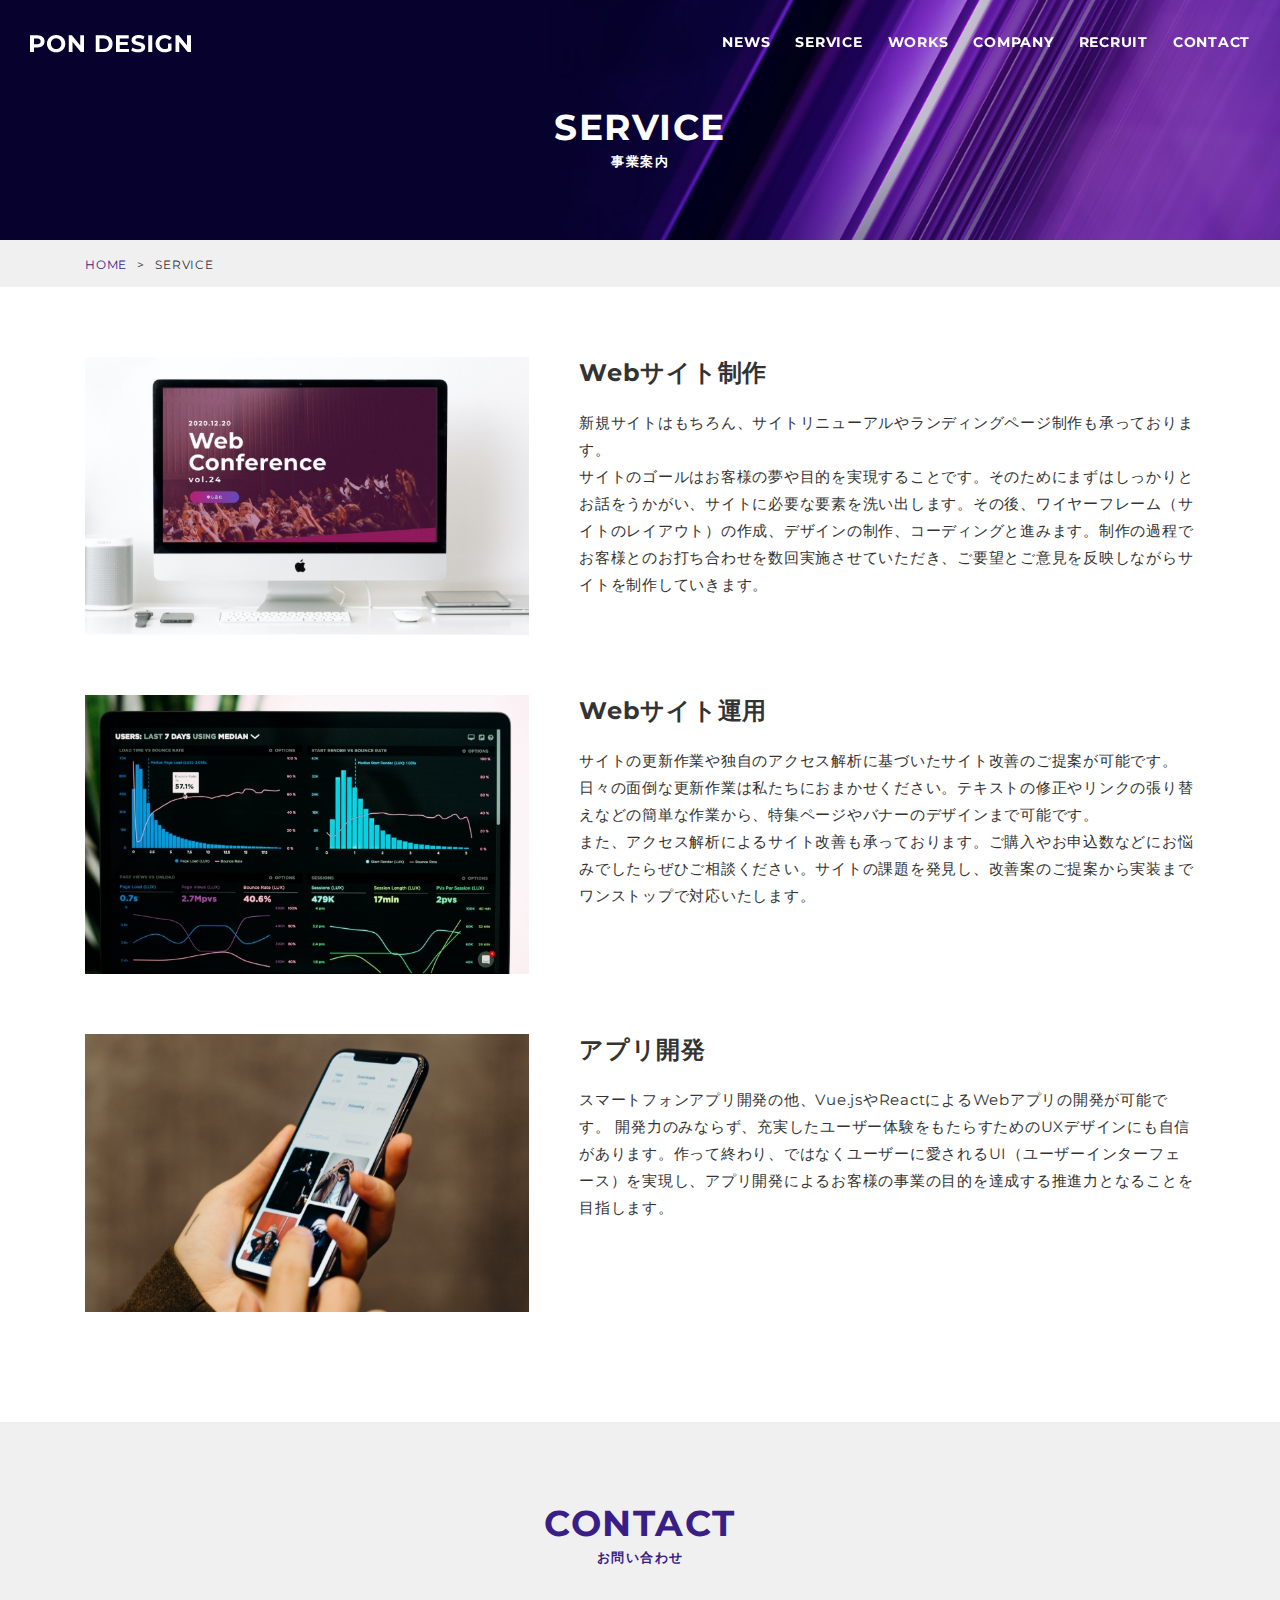
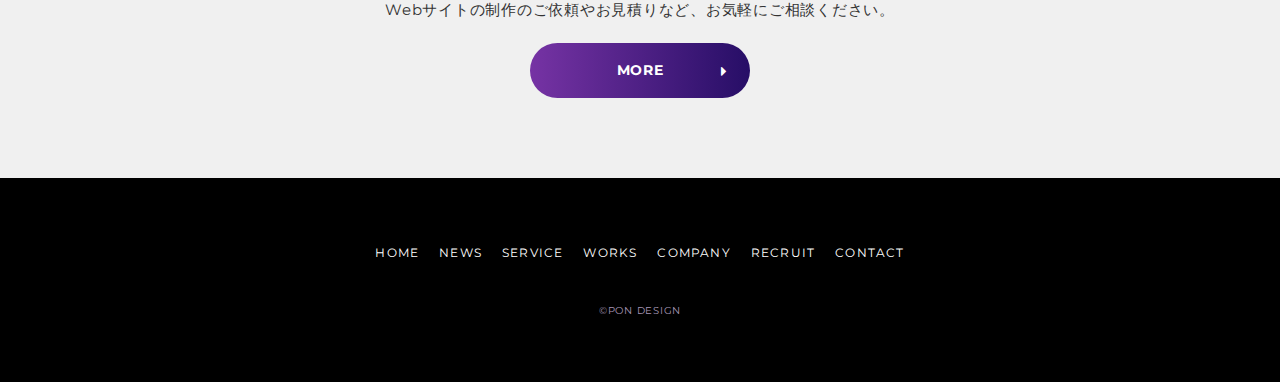
<file: service/index.html>
<!DOCTYPE html>
<html lang="ja">

<head>
  <meta charset="UTF-8">
  <meta name="viewport" content="width=device-width, initial-scale=1.0">
  <!-- 検索エンジンにページをインデックスさせない -->
  <meta name="robots" content="noindex, nofollow">
  <!-- OGP -->
  <meta property="og:type" content="website">
  <meta property="og:title" content="SERVICE - 事業内容｜PON DESIGN">
  <meta property="og:url" content="https://pon-design.aki-my-portfolio.com/service/index.html">
  <meta property="og:description" content="PON DESIGNは、新規サイト制作や運用、アプリ開発に強いWeb制作会社です。サイト作りはお客様の夢を叶えること。だからこそ成果を出すサイトを全力でお作りします。">
  <meta property="og:image" content="https://pon-design.aki-my-portfolio.com/images/common/ogp.png">
  <title>SERVICE - 事業内容｜PON DESIGN</title>
  <meta name="description" content="PON DESIGNは、新規サイト制作や運用、アプリ開発に強いWeb制作会社です。サイト作りはお客様の夢を叶えること。だからこそ成果を出すサイトを全力でお作りします。">
  <!-- ファビコン -->
  <link rel="icon" type="image/png" href="../images/common/icon-192x192.png">
  <link rel="apple-touch-icon" type="image/png" href="../images/common/apple-touch-icon-180x180.png">
  <link rel="icon" href="../images/common/favicon.ico">
  <!-- google fonts -->
  <link rel="preconnect" href="https://fonts.googleapis.com">
  <link rel="preconnect" href="https://fonts.gstatic.com" crossorigin>
  <link href="https://fonts.googleapis.com/css2?family=Montserrat:wght@400;700&display=swap" rel="stylesheet">
  <!-- Font Awesome -->
  <link href="https://use.fontawesome.com/releases/v5.6.1/css/all.css" rel="stylesheet">
  <!-- css -->
  <link rel="stylesheet" href="../common/css/style.css">
</head>

<body>
  <!--        ヘッダー        -->
  <header class="header">
    <h1 class="header__logo logo">
      <a class="logo__link" href="../index.html">
        <picture class="logo__img">
          <source media="(min-width: 768px)" srcset='../images/common/logo.png'>
          <img src="../images/common/logo-s.png" alt="PON DESIGN">
        </picture>
      </a>
    </h1>
    <button id="hamburger" class="hamburger">
      <span class="hamburger__line"></span>
    </button>
    <nav class="header-nav">
      <ul class="header-nav__list">
        <li class="header-nav__item">
          <a class="header-nav__link" href="../news/index.html">news</a>
        </li>
        <li class="header-nav__item">
          <a class="header-nav__link" href="index.html">service</a>
        </li>
        <li class="header-nav__item">
          <a class="header-nav__link" href="../works/index.html">works</a>
        </li>
        <li class="header-nav__item">
          <a class="header-nav__link" href="../company/index.html">company</a>
        </li>
        <li class="header-nav__item">
          <a class="header-nav__link" href="../recruit/index.html">recruit</a>
        </li>
        <li class="header-nav__item">
          <a class="header-nav__link" href="../contact/index.html">contact</a>
        </li>
      </ul>
    </nav>
    </div>
  </header>
  <!--        ヘッダー終わり        -->
  <!--          sub-mv             -->
  <div class="sub-mv">
    <div class="sub-mv__inner">
      <div class="heading-lv2 heading-lv2--white">
        <h2 class="heading-lv2__main">service</h2>
        <p class="heading-lv2__sub">事業案内</p>
      </div>
    </div>
  </div>
  <!--    sub-mv終わり -->
  <!--          パンくず                  -->
  <nav class="breadcrumb">
    <ol class="breadcrumb__list">
      <li class="breadcrumb__item">
        <a href="../index.html" class="breadcrumb__link">home</a>
      </li>
      <li class="breadcrumb__item">service</li>
    </ol>
  </nav>
  <!--          パンくず終わり           -->
  <!--        メイン        -->
  <div class="main">
    <div class="main__inner">
      <section class="section service-list-wrapper">
        <div class="section__inner service-list-wrapper__inner">
          <div class="service-list">
            <div class="media">
              <figure class="media__img-wrapper">
                <img src="../images/common/service01.jpg" alt="" class="media__img">
              </figure>
              <div class="media__body">
                <h3 class="media__title">Webサイト制作</h3>
                <p class="media__text">新規サイトはもちろん、サイトリニューアルやランディングページ制作も承っております。<br>
                  サイトのゴールはお客様の夢や目的を実現することです。そのためにまずはしっかりとお話をうかがい、サイトに必要な要素を洗い出します。その後、ワイヤーフレーム（サイトのレイアウト）の作成、デザインの制作、コーディングと進みます。制作の過程でお客様とのお打ち合わせを数回実施させていただき、ご要望とご意見を反映しながらサイトを制作していきます。</p>
              </div>
            </div>
            <div class="media">
              <figure class="media__img-wrapper">
                <img src="../images/common/service02.jpg" alt="" class="media__img">
              </figure>
              <div class="media__body">
                <h3 class="media__title">Webサイト運用</h3>
                <p class="media__text">サイトの更新作業や独自のアクセス解析に基づいたサイト改善のご提案が可能です。<br>日々の面倒な更新作業は私たちにおまかせください。テキストの修正やリンクの張り替えなどの簡単な作業から、特集ページやバナーのデザインまで可能です。<br>
                  また、アクセス解析によるサイト改善も承っております。ご購入やお申込数などにお悩みでしたらぜひご相談ください。サイトの課題を発見し、改善案のご提案から実装までワンストップで対応いたします。</p>
              </div>
            </div>
            <div class="media">
              <figure class="media__img-wrapper">
                <img src="../images/common/service03.jpg" alt="" class="media__img">
              </figure>
              <div class="media__body">
                <h3 class="media__title">アプリ開発</h3>
                <p class="media__text">スマートフォンアプリ開発の他、Vue.jsやReactによるWebアプリの開発が可能です。
                  開発力のみならず、充実したユーザー体験をもたらすためのUXデザインにも自信があります。作って終わり、ではなくユーザーに愛されるUI（ユーザーインターフェース）を実現し、アプリ開発によるお客様の事業の目的を達成する推進力となることを目指します。</p>
              </div>
            </div>
          </div>
        </div>
      </section>
      <section class="section contact">
        <div class="section__inner contact__inner">
          <div class="heading-lv2">
            <h2 class="heading-lv2__main">contact</h2>
            <p class="heading-lv2__sub">お問い合わせ</p>
          </div>
          <p class="contact__text">Webサイトの制作のご依頼やお見積りなど、<br class="contact__text-br">お気軽にご相談ください。</p>
          <div class="contact__btn">
            <a href="../contact/index.html" class="btn">more</a>
          </div>
        </div>
      </section>
    </div>
  </div>
  <!--        メイン終わり        -->
  <!--        フッター        -->
  <footer class="footer">
    <div class="footer__inner">
      <nav class="footer-nav">
        <ul class="footer-nav__list">
          <li class="footer-nav__item">
            <a href="../index.html" class="footer-nav__link">home</a>
          </li>
          <li class="footer-nav__item">
            <a href="../news/index.html" class="footer-nav__link">news</a>
          </li>
          <li class="footer-nav__item">
            <a href="index.html" class="footer-nav__link">service</a>
          </li>
          <li class="footer-nav__item">
            <a href="../works/index.html" class="footer-nav__link">works</a>
          </li>
          <li class="footer-nav__item">
            <a href="../company/index.html" class="footer-nav__link">company</a>
          </li>
          <li class="footer-nav__item">
            <a href="../recruit/index.html" class="footer-nav__link">recruit</a>
          </li>
          <li class="footer-nav__item">
            <a href="../contact/index.html" class="footer-nav__link">contact</a>
          </li>
        </ul>
      </nav>
      <small class="footer-copyright">
        <a href="../index.html" class="footer-copyright__link">&copy;pon design</a>
      </small>
    </div>
  </footer>
  <!--        フッター終わり       -->
  <div class="page-top">
    <a href="#" class="page-top__link"></a>
  </div>
  <script src="../common/js/jquery-3.6.0.min.js"></script>
  <script src="../common/js/script.js"></script>
</body>

</html>
</file>
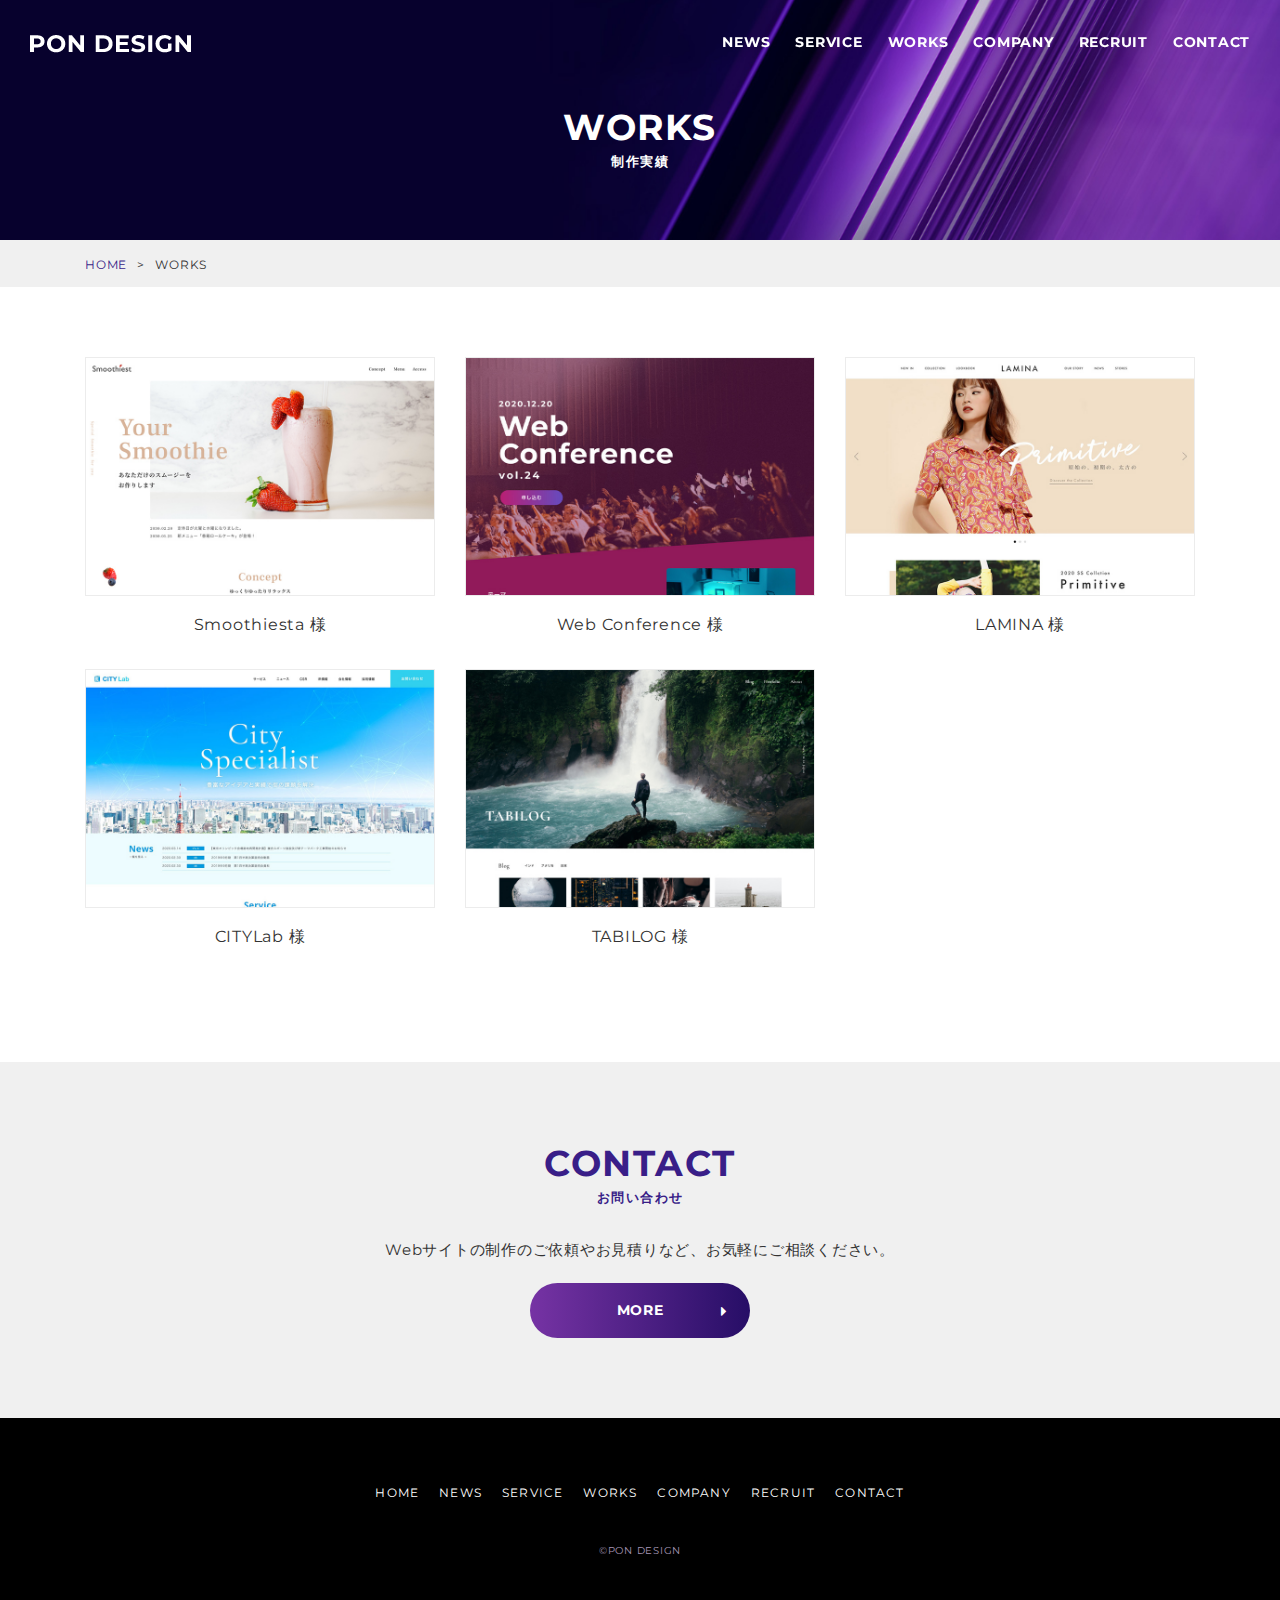
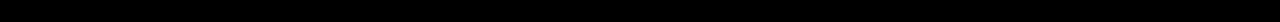
<file: works/index.html>
<!DOCTYPE html>
<html lang="ja">

<head>
  <meta charset="UTF-8">
  <meta name="viewport" content="width=device-width, initial-scale=1.0">
  <!-- 検索エンジンにページをインデックスさせない -->
  <meta name="robots" content="noindex, nofollow">
  <!-- OGP -->
  <meta property="og:type" content="website">
  <meta property="og:title" content="WORKS - 制作実績｜PON DESIGN">
  <meta property="og:url" content="https://pon-design.aki-my-portfolio.com/works/index.html">
  <meta property="og:description" content="PON DESIGNは、新規サイト制作や運用、アプリ開発に強いWeb制作会社です。サイト作りはお客様の夢を叶えること。だからこそ成果を出すサイトを全力でお作りします。">
  <meta property="og:image" content="https://pon-design.aki-my-portfolio.com/images/common/ogp.png">
  <title>WORKS - 制作実績｜PON DESIGN</title>
  <meta name="description" content="PON DESIGNは、新規サイト制作や運用、アプリ開発に強いWeb制作会社です。サイト作りはお客様の夢を叶えること。だからこそ成果を出すサイトを全力でお作りします。">
  <!-- ファビコン -->
  <link rel="icon" type="image/png" href="../images/common/icon-192x192.png">
  <link rel="apple-touch-icon" type="image/png" href="../images/common/apple-touch-icon-180x180.png">
  <link rel="icon" href="../images/common/favicon.ico">
  <!-- google fonts -->
  <link rel="preconnect" href="https://fonts.googleapis.com">
  <link rel="preconnect" href="https://fonts.gstatic.com" crossorigin>
  <link href="https://fonts.googleapis.com/css2?family=Montserrat:wght@400;700&display=swap" rel="stylesheet">
  <!-- Font Awesome -->
  <link href="https://use.fontawesome.com/releases/v5.6.1/css/all.css" rel="stylesheet">
  <!-- css -->
  <link rel="stylesheet" href="../common/css/style.css">
</head>

<body>
  <!--        ヘッダー        -->
  <header class="header">
    <h1 class="header__logo logo">
      <a class="logo__link" href="../index.html">
        <picture class="logo__img">
          <source media="(min-width: 768px)" srcset='../images/common/logo.png'>
          <img src="../images/common/logo-s.png" alt="PON DESIGN">
        </picture>
      </a>
    </h1>
    <button id="hamburger" class="hamburger">
      <span class="hamburger__line"></span>
    </button>
    <nav class="header-nav">
      <ul class="header-nav__list">
        <li class="header-nav__item">
          <a class="header-nav__link" href="../news/index.html">news</a>
        </li>
        <li class="header-nav__item">
          <a class="header-nav__link" href="../service/index.html">service</a>
        </li>
        <li class="header-nav__item">
          <a class="header-nav__link" href="index.html">works</a>
        </li>
        <li class="header-nav__item">
          <a class="header-nav__link" href="../company/index.html">company</a>
        </li>
        <li class="header-nav__item">
          <a class="header-nav__link" href="../recruit/index.html">recruit</a>
        </li>
        <li class="header-nav__item">
          <a class="header-nav__link" href="../contact/index.html">contact</a>
        </li>
      </ul>
    </nav>
  </header>
  <!--        ヘッダー終わり        -->
  <!--          sub-mv             -->
  <div class="sub-mv">
    <div class="sub-mv__inner">
      <div class="heading-lv2 heading-lv2--white">
        <h2 class="heading-lv2__main">works</h2>
        <p class="heading-lv2__sub">制作実績</p>
      </div>
    </div>
  </div>
  <!--    sub-mv終わり -->
  <!--          パンくず                  -->
  <nav class="breadcrumb">
    <ol class="breadcrumb__list">
      <li class="breadcrumb__item">
        <a href="../index.html" class="breadcrumb__link">home</a>
      </li>
      <li class="breadcrumb__item">works</li>
    </ol>
  </nav>
  <!--          パンくず終わり           -->
  <!--        メイン        -->
  <div class="main">
    <div class="main__inner">
      <section class="section works-list-wrapper">
        <div class="section__inner works-list-wrapper__inner">
          <ul class="works-list grid grid--pc3col">
            <li class="works-list__item">
              <a href="" class="works-list__link">
                <div class="works-list__img-wrapper">
                  <img src="../images/common/smoothiesta.png" alt="" class="works-list__img">
                </div>
                <div class="works-list__body">
                  <p class="works-list__title">Smoothiesta 様</p>
                </div>
              </a>
            </li>
            <li class="works-list__item">
              <a href="" class="works-list__link">
                <div class="works-list__img-wrapper">
                  <img src="../images/common/web-conference.jpg" alt="" class="works-list__img">
                </div>
                <div class="works-list__body">
                  <p class="works-list__title">Web Conference 様</p>
                </div>
              </a>
            </li>
            <li class="works-list__item">
              <a href="" class="works-list__link">
                <div class="works-list__img-wrapper">
                  <img src="../images/common/lamina.jpg" alt="" class="works-list__img">
                </div>
                <div class="works-list__body">
                  <p class="works-list__title">LAMINA 様</p>
                </div>
              </a>
            </li>
            <li class="works-list__item">
              <a href="" class="works-list__link">
                <div class="works-list__img-wrapper">
                  <img src="../images/works/citylab.jpg" alt="" class="works-list__img">
                </div>
                <div class="works-list__body">
                  <p class="works-list__title">CITYLab 様</p>
                </div>
              </a>
            </li>
            <li class="works-list__item">
              <a href="" class="works-list__link">
                <div class="works-list__img-wrapper">
                  <img src="../images/works/tabilog.jpg" alt="" class="works-list__img">
                </div>
                <div class="works-list__body">
                  <p class="works-list__title">TABILOG 様</p>
                </div>
              </a>
            </li>
          </ul>
        </div>
      </section>
      <section class="section contact">
        <div class="section__inner contact__inner">
          <div class="heading-lv2">
            <h2 class="heading-lv2__main">contact</h2>
            <p class="heading-lv2__sub">お問い合わせ</p>
          </div>
          <p class="contact__text">Webサイトの制作のご依頼やお見積りなど、<br class="contact__text-br">お気軽にご相談ください。</p>
          <div class="contact__btn">
            <a href="../contact/index.html" class="btn">more</a>
          </div>
        </div>
      </section>
    </div>
  </div>
  <!--        メイン終わり        -->
  <!--        フッター        -->
  <footer class="footer">
    <div class="footer__inner">
      <nav class="footer-nav">
        <ul class="footer-nav__list">
          <li class="footer-nav__item">
            <a href="../index.html" class="footer-nav__link">home</a>
          </li>
          <li class="footer-nav__item">
            <a href="../news/index.html" class="footer-nav__link">news</a>
          </li>
          <li class="footer-nav__item">
            <a href="../service/index.html" class="footer-nav__link">service</a>
          </li>
          <li class="footer-nav__item">
            <a href="index.html" class="footer-nav__link">works</a>
          </li>
          <li class="footer-nav__item">
            <a href="../company/index.html" class="footer-nav__link">company</a>
          </li>
          <li class="footer-nav__item">
            <a href="../recruit/index.html" class="footer-nav__link">recruit</a>
          </li>
          <li class="footer-nav__item">
            <a href="../contact/index.html" class="footer-nav__link">contact</a>
          </li>
        </ul>
      </nav>
      <small class="footer-copyright">
        <a href="../index.html" class="footer-copyright__link">&copy;pon design</a>
      </small>
    </div>
  </footer>
  <!--        フッター終わり       -->
  <div class="page-top">
    <a href="#" class="page-top__link"></a>
  </div>
  <script src="../common/js/jquery-3.6.0.min.js"></script>
  <script src="../common/js/script.js"></script>
</body>

</html>
</file>
<file: common/css/style.css>
@charset "UTF-8";
/* resset.dev • v5.0.2 */
/* # =================================================================
   # Global selectors
   # ================================================================= */
html {
  box-sizing: border-box;
  text-size-adjust: 100%;
  /* Prevent adjustments of font size after orientation changes in iOS */
  word-break: normal;
  tab-size: 4;
  tab-size: 4;
}

*,
::before,
::after {
  box-sizing: inherit;
  background-repeat: no-repeat;
  /* Set `background-repeat: no-repeat` to all elements and pseudo elements */
}

::before,
::after {
  text-decoration: inherit;
  /* Inherit text-decoration and vertical align to ::before and ::after pseudo elements */
  vertical-align: inherit;
}

* {
  padding: 0;
  /* Reset `padding` and `margin` of all elements */
  margin: 0;
}

/* # =================================================================
     # General elements
     # ================================================================= */
hr {
  height: 0;
  /* Add the correct box sizing in Firefox */
  overflow: visible;
  /* Show the overflow in Edge and IE */
  color: inherit;
  /* Correct border color in Firefox. */
}

details,
main {
  display: block;
  /* Render the `main` element consistently in IE. */
}

summary {
  display: list-item;
  /* Add the correct display in all browsers */
}

small {
  font-size: 80%;
  /* Set font-size to 80% in `small` elements */
}

[hidden] {
  display: none;
  /* Add the correct display in IE */
}

abbr[title] {
  /* Add the correct text decoration in Chrome, Edge, IE, Opera, and Safari */
  text-decoration: underline;
  text-decoration: underline dotted;
  border-bottom: none;
  /* Remove the bottom border in Chrome 57 */
}

a {
  background-color: transparent;
  /* Remove the gray background on active links in IE 10 */
}

a:active,
a:hover {
  outline-width: 0;
  /* Remove the outline when hovering in all browsers */
}

code,
kbd,
pre,
samp {
  font-family: monospace, monospace;
  /* Specify the font family of code elements */
}

pre {
  font-size: 1em;
  /* Correct the odd `em` font sizing in all browsers */
}

b,
strong {
  font-weight: bolder;
  /* Add the correct font weight in Chrome, Edge, and Safari */
}

/* https://gist.github.com/unruthless/413930 */
sub,
sup {
  position: relative;
  font-size: 75%;
  line-height: 0;
  vertical-align: baseline;
}

sub {
  bottom: -0.25em;
}

sup {
  top: -0.5em;
}

table {
  text-indent: 0;
  /* Remove text indentation in Chrome, Edge, and Safari */
  border-color: inherit;
  /* Correct border color in all Chrome, Edge, and Safari. */
}

iframe {
  border-style: none;
}

/* # =================================================================
     # Forms
     # ================================================================= */
input {
  border-radius: 0;
}

[type=number]::-webkit-inner-spin-button,
[type=number]::-webkit-outer-spin-button {
  height: auto;
  /* Correct the cursor style of increment and decrement buttons in Chrome */
}

[type=search] {
  appearance: textfield;
  /* Correct the odd appearance in Chrome and Safari */
  outline-offset: -2px;
  /* Correct the outline style in Safari */
}

[type=search]::-webkit-search-decoration {
  appearance: none;
  /* Remove the inner padding in Chrome and Safari on macOS */
}

textarea {
  overflow: auto;
  /* Internet Explorer 11+ */
  resize: vertical;
  /* Specify textarea resizability */
}

button,
input,
optgroup,
select,
textarea {
  font: inherit;
  /* Specify font inheritance of form elements */
}

optgroup {
  font-weight: bold;
  /* Restore the font weight unset by the previous rule */
}

button {
  overflow: visible;
  /* Address `overflow` set to `hidden` in IE 8/9/10/11 */
}

button,
select {
  text-transform: none;
  /* Firefox 40+, Internet Explorer 11- */
}

/* Apply cursor pointer to button elements */
button,
[type=button],
[type=reset],
[type=submit],
[role=button] {
  cursor: pointer;
}

/* Remove inner padding and border in Firefox 4+ */
button::-moz-focus-inner,
[type=button]::-moz-focus-inner,
[type=reset]::-moz-focus-inner,
[type=submit]::-moz-focus-inner {
  padding: 0;
  border-style: none;
}

/* Replace focus style removed in the border reset above */
button:-moz-focusring,
[type=button]::-moz-focus-inner,
[type=reset]::-moz-focus-inner,
[type=submit]::-moz-focus-inner {
  outline: 1px dotted ButtonText;
}

button,
html [type=button],
[type=reset],
[type=submit] {
  appearance: button;
  /* Correct the inability to style clickable types in iOS */
}

/* Remove the default button styling in all browsers */
button,
input,
select,
textarea {
  background-color: transparent;
  border-style: none;
}

a:focus,
button:focus,
input:focus,
select:focus,
textarea:focus {
  outline-width: 0;
}

/* Style select like a standard input */
select {
  appearance: none;
  /* Firefox 36+ */
  appearance: none;
  /* Chrome 41+ */
}

select::-ms-expand {
  display: none;
  /* Internet Explorer 11+ */
}

select::-ms-value {
  color: currentcolor;
  /* Internet Explorer 11+ */
}

legend {
  display: table;
  /* Correct the text wrapping in Edge and IE */
  max-width: 100%;
  /* Correct the text wrapping in Edge and IE */
  max-width: 100%;
  /* Correct the text wrapping in Edge 18- and IE */
  color: inherit;
  /* Correct the color inheritance from `fieldset` elements in IE */
  white-space: normal;
  /* Correct the text wrapping in Edge and IE */
  border: 0;
  /* Correct `color` not being inherited in IE 8/9/10/11 */
}

::-webkit-file-upload-button {
  font: inherit;
  /* Change font properties to `inherit` in Chrome and Safari */
  color: inherit;
  /* Correct the inability to style clickable types in iOS and Safari */
  appearance: button;
}

/* Replace pointer cursor in disabled elements */
[disabled] {
  cursor: default;
}

/* # =================================================================
     # Specify media element style
     # ================================================================= */
img {
  border-style: none;
  /* Remove border when inside `a` element in IE 8/9/10 */
}

/* Add the correct vertical alignment in Chrome, Firefox, and Opera */
progress {
  vertical-align: baseline;
}

/* # =================================================================
     # Accessibility
     # ================================================================= */
/* Specify the progress cursor of updating elements */
[aria-busy=true] {
  cursor: progress;
}

/* Specify the pointer cursor of trigger elements */
[aria-controls] {
  cursor: pointer;
}

/* Specify the unstyled cursor of disabled, not-editable, or otherwise inoperable elements */
[aria-disabled=true] {
  cursor: default;
}

/* ----------------------------------------
	共通部分
---------------------------------------- */
html {
  box-sizing: border-box;
  font-size: 100%;
}

*,
*::before,
*::after {
  box-sizing: inherit;
}

body {
  font-family: Montserrat, Arial, "Hiragino Kaku Gothic ProN", "Hiragino Sans", Meiryo, sans-serif;
  font-size: 0.875rem;
  line-height: 1.8;
  color: #333;
  letter-spacing: 0.05em;
}
@media screen and (min-width: 768px) {
  body {
    font-size: 0.9375rem;
  }
}

a {
  color: #391e88;
  text-decoration: none;
  transition: 0.3s;
}
a:hover {
  text-decoration: underline;
}

img {
  max-width: 100%;
  height: auto;
  vertical-align: top;
}

li {
  list-style: none;
}

/* header
------------------------------------------------------ */
.header {
  position: fixed;
  display: flex;
  align-items: center;
  justify-content: space-between;
  width: 100%;
  height: 64px;
  padding: 0 15px;
  transition: all 0.3s;
  z-index: 20;
}
@media screen and (min-width: 768px) {
  .header {
    height: 86px;
    padding: 0 30px;
  }
}

.header--active {
  height: 64px;
  background-color: #21054d;
}

.header-nav {
  position: fixed;
  top: 0;
  left: 0;
  width: 100%;
  height: 100vh;
  visibility: hidden;
  background-image: linear-gradient(135deg, #7633a4, #250d65);
  opacity: 0;
  transition: opacity 0.5s;
  z-index: 20;
}
@media screen and (min-width: 768px) {
  .header-nav {
    position: static;
    width: auto;
    height: auto;
    visibility: visible;
    background-image: none;
    opacity: 1;
  }
}

.header-nav.fade {
  visibility: visible;
  opacity: 1;
}

.header-nav__list {
  position: absolute;
  top: 50%;
  left: 50%;
  font-size: 1rem;
  text-align: center;
  transform: translate(-50%, -50%);
  z-index: 20;
}
@media screen and (min-width: 768px) {
  .header-nav__list {
    position: static;
    display: flex;
    font-size: 0.75rem;
    transform: none;
  }
}
@media screen and (min-width: 960px) {
  .header-nav__list {
    font-size: 0.875rem;
  }
}

.header-nav__item {
  margin-bottom: 20px;
  font-weight: bold;
  text-transform: uppercase;
}
@media screen and (min-width: 768px) {
  .header-nav__item {
    margin-bottom: 0;
    margin-left: 25px;
  }
}

.header-nav__link {
  position: relative;
  display: inline-block;
  color: #fff;
}

.header-nav__link::after {
  display: none;
}
@media screen and (min-width: 768px) {
  .header-nav__link::after {
    position: absolute;
    bottom: -5px;
    left: 0;
    display: block;
    width: 0;
    height: 1px;
    content: "";
    background-color: #fff;
    transition: width 0.3s;
  }
}

.header-nav__link:hover {
  text-decoration: none;
}

.header-nav__link:hover::after {
  width: 100%;
}

/* main
------------------------------------------------------ */
.main--recruit {
  background-image: url(../../images/recruit/bg-geometry.png);
  background-repeat: repeat;
}

/* footer
------------------------------------------------------ */
.footer {
  background-color: #000;
}

.footer__inner {
  padding: 60px 30px;
  text-align: center;
}
.footer__inner .copyright {
  color: white;
}

.footer-nav {
  padding-bottom: 30px;
}

.footer-nav__list {
  display: flex;
  flex-wrap: wrap;
  justify-content: flex-start;
}
@media screen and (min-width: 768px) {
  .footer-nav__list {
    justify-content: center;
  }
}

.footer-nav__item:not(:last-child) {
  margin-right: 10px;
}

.footer-nav__link {
  padding: 5px;
  font-size: 0.75rem;
  color: #fff;
  text-transform: uppercase;
  letter-spacing: 0.1em;
}

.footer-copyright {
  font-size: 0.625rem;
  text-transform: uppercase;
}

.footer-copyright__link {
  color: #a798b7;
}

/* hamburger
------------------------------------------------------ */
.hamburger {
  z-index: 100;
  display: flex;
  align-items: center;
  justify-content: center;
  width: 40px;
  height: 40px;
  cursor: pointer;
}
@media screen and (min-width: 768px) {
  .hamburger {
    display: none;
  }
}

.hamburger__line {
  position: relative;
  width: 30px;
  height: 2px;
  background: #fff;
}

.hamburger__line::before,
.hamburger__line::after {
  position: absolute;
  display: block;
  width: 30px;
  height: 2px;
  content: "";
  background: #fff;
  transition: transform 0.3s;
}

.hamburger__line::before {
  top: -8px;
}

.hamburger__line::after {
  bottom: -8px;
}

/* 閉じる */
.hamburger.close .hamburger__line {
  background: transparent;
}

.hamburger.close .hamburger__line::before {
  top: 0;
  transform: rotate(45deg);
}

.hamburger.close .hamburger__line::after {
  bottom: 0;
  transform: rotate(-45deg);
}

/* sub-mv
------------------------------------------------------ */
.sub-mv {
  height: 180px;
  background-image: url(../../images/common/hero.png);
  background-position: center;
  background-size: cover;
  display: flex;
  align-items: center;
  justify-content: center;
}
@media screen and (min-width: 768px) {
  .sub-mv {
    height: 240px;
  }
}

.sub-mv__inner {
  padding-top: 65px;
}

/* breadcrumb
------------------------------------------------------ */
.breadcrumb {
  position: sticky;
  top: 64px;
  background-color: #f0f0f0;
}

.breadcrumb__list {
  max-width: 1140px;
  padding: 5px 15px;
  margin: 0 auto;
  overflow: hidden;
  text-overflow: ellipsis;
  white-space: nowrap;
}
@media screen and (min-width: 768px) {
  .breadcrumb__list {
    padding: 10px 15px;
  }
}

.breadcrumb__item {
  display: inline;
  font-size: 0.6875rem;
  text-transform: uppercase;
}
@media screen and (min-width: 768px) {
  .breadcrumb__item {
    font-size: 0.75rem;
  }
}

.breadcrumb__item:not(:last-child)::after {
  margin: 0 0.5em;
  content: ">";
}

/* logo
------------------------------------------------------ */
.logo__img img {
  vertical-align: baseline;
}

/* heading-lv2
------------------------------------------------------ */
.heading-lv2 {
  margin-bottom: 30px;
  font-weight: bold;
  line-height: 1.2;
  color: #391e88;
  text-align: center;
  text-transform: uppercase;
  letter-spacing: 0.1em;
}

.heading-lv2__main {
  margin-bottom: 5px;
  font-size: 1.875rem;
}
@media screen and (min-width: 768px) {
  .heading-lv2__main {
    font-size: 2.25rem;
  }
}

.heading-lv2__sub {
  font-size: 0.8125rem;
}

.heading-lv2--white {
  color: #fff;
}

/* heading-lv3
------------------------------------------------------ */
.heading-lv3 {
  margin-bottom: 30px;
  font-size: 1.5rem;
  font-weight: bold;
  line-height: 1;
  color: #391e88;
  text-align: center;
}
@media screen and (min-width: 768px) {
  .heading-lv3 {
    font-size: 2rem;
  }
}

/* btn
------------------------------------------------------ */
.btn {
  position: relative;
  display: inline-block;
  width: 220px;
  max-width: 100%;
  padding: 15px 10px;
  font-size: 0.875rem;
  font-weight: bold;
  color: #fff;
  text-align: center;
  text-decoration: none;
  text-transform: uppercase;
  background-image: linear-gradient(to right, #7633a4 0%, #250d65 51%, #7633a4 100%);
  background-size: 200% auto;
  border-radius: 50px;
}

.btn::after {
  position: absolute;
  right: 1.5em;
  font-family: "Font Awesome 5 Free";
  font-size: 0.9375rem;
  font-weight: 900;
  content: "\f0da";
  transition: 0.3s;
}

.btn:hover {
  text-decoration: none;
  background-position: right center;
}

.btn:hover::after {
  right: 1.2em;
}

.btn--transparent {
  background: none;
  border: 1px solid #fff;
}

/* section
------------------------------------------------------ */
.section {
  padding: 40px 0;
}
@media screen and (min-width: 768px) {
  .section {
    padding: 70px 0;
  }
}

.section__inner {
  max-width: 1140px;
  padding: 0 15px;
  margin: 0 auto;
}

/* contact
------------------------------------------------------ */
.contact {
  padding: 60px 0;
  margin-top: 40px;
  text-align: center;
  background-color: #f0f0f0;
}
@media screen and (min-width: 768px) {
  .contact {
    padding: 80px 0;
  }
}

.contact__text {
  margin-bottom: 20px;
}
@media screen and (min-width: 768px) {
  .contact__text {
    font-size: 0.9375rem;
  }
}

@media screen and (min-width: 768px) {
  .contact__text-br {
    display: none;
  }
}

/* page-top
------------------------------------------------------ */
.page-top {
  z-index: 10;
  position: fixed;
  right: 20px;
  bottom: 20px;
  display: none;
}
@media screen and (min-width: 768px) {
  .page-top {
    right: 45px;
    bottom: 45px;
  }
}

.page-top__link {
  display: flex;
  align-items: center;
  justify-content: center;
  width: 50px;
  height: 50px;
  color: #391e88;
  background-color: #fff;
  border-radius: 50%;
  box-shadow: 0 0 6px rgba(0, 0, 0, 0.2);
}

.page-top__link:hover {
  text-decoration: none;
  opacity: 1;
}
@media screen and (min-width: 768px) {
  .page-top__link:hover {
    opacity: 0.8;
  }
}

.page-top__link::after {
  font-family: "Font Awesome 5 Free";
  font-weight: 600;
  content: "\f062";
}

/* grid
------------------------------------------------------ */
.grid {
  display: grid;
  gap: 30px;
}

/* PC3カラム */
@media screen and (min-width: 768px) {
  .grid--pc3col {
    grid-template-columns: repeat(3, 1fr);
  }
}

/* message
------------------------------------------------------ */
.message {
  text-align: center;
}

.message__underline {
  background: linear-gradient(transparent 70%, #f5f534 0%);
}

.message__heading {
  display: inline-block;
  margin-bottom: 40px;
  font-size: 2rem;
  font-weight: bold;
  line-height: 1.5;
}
@media screen and (min-width: 768px) {
  .message__heading {
    font-size: 2.5rem;
    line-height: 1;
  }
}

@media screen and (min-width: 768px) {
  .message__heading-br {
    display: none;
  }
}

.message__text {
  margin-bottom: 30px;
}

@media screen and (min-width: 768px) {
  .message__text-br {
    display: none;
  }
}

/* pager
------------------------------------------------------ */
.pager {
  display: flex;
  overflow-x: auto;
}
.pager__inner {
  display: flex;
  margin-right: auto;
  margin-left: auto;
}
.pager__inner > *:last-child {
  margin-right: 0;
}
.pager__item {
  margin-right: 10px;
  list-style: none;
}
.pager__link {
  display: flex;
  align-items: center;
  justify-content: center;
  width: 45px;
  height: 45px;
  font-size: 1.25rem;
  font-weight: bold;
  color: #fff;
  text-decoration: none;
  background-image: linear-gradient(135deg, #7633a4, #250d65);
  border-radius: 50%;
  transition: 0.25s;
}
.pager__link--active {
  color: #333;
  pointer-events: none;
  background: #f1ebf8;
}

/* media
------------------------------------------------------ */
.media {
  display: flex;
  flex-direction: column;
}
@media screen and (min-width: 768px) {
  .media {
    flex-direction: row;
  }
}

.media:not(:last-of-type) {
  padding-bottom: 40px;
}
@media screen and (min-width: 768px) {
  .media:not(:last-of-type) {
    padding-bottom: 60px;
  }
}

.media__img-wrapper {
  margin-right: 0;
  margin-bottom: 20px;
}
@media screen and (min-width: 768px) {
  .media__img-wrapper {
    flex: 0 1 40%;
    margin-right: 50px;
    margin-bottom: 0;
  }
}

.media__img {
  width: 100%;
}

.media__body {
  flex: 1;
}

.media__title {
  margin-bottom: 15px;
  font-size: 1.125rem;
  line-height: 1.2;
  text-align: center;
}
@media screen and (min-width: 768px) {
  .media__title {
    margin-bottom: 20px;
    font-size: 1.5rem;
    line-height: normal;
    text-align: start;
  }
}

.media__text--br:not(:last-of-type) {
  margin-bottom: 20px;
}

/* table
------------------------------------------------------ */
.table__inner {
  width: 100%;
  border-collapse: collapse;
  /* セル同士の間に隙間を開けない */
}

.table__row {
  border-bottom: 1px solid #ddd;
}
@media screen and (min-width: 768px) {
  .table__row {
    display: flex;
    border-bottom: none;
  }
}

.table__header {
  display: block;
  width: 20%;
  margin-top: 20px;
  text-align: left;
  vertical-align: middle;
}
@media screen and (min-width: 768px) {
  .table__header {
    padding: 30px 10px;
    margin-top: 0;
    border-bottom: 1px solid #ddd;
  }
}

.table__text {
  display: block;
  margin-bottom: 20px;
  text-align: left;
}
@media screen and (min-width: 768px) {
  .table__text {
    flex: 1;
    padding: 30px 10px;
    margin-bottom: 0;
    border-bottom: 1px solid #ddd;
  }
}

.table__list {
  margin-top: 10px;
}

.table__item {
  list-style-position: inside;
  list-style-type: disc;
}

/* mv
------------------------------------------------------ */
.mv {
  height: 100vh;
  color: #fff;
  background-image: url(../../images/common/hero.png);
  background-position: center;
  background-size: cover;
  display: flex;
  align-items: center;
  justify-content: center;
}

.mv__inner {
  padding: 0 30px;
  text-align: left;
}
@media screen and (min-width: 768px) {
  .mv__inner {
    text-align: center;
  }
}

.mv__title-main {
  margin-bottom: 20px;
  font-size: 2.5rem;
  line-height: 1.1;
}
@media screen and (min-width: 768px) {
  .mv__title-main {
    font-size: 4.5rem;
  }
}

.mv__title-sub {
  margin-bottom: 30px;
  font-size: 1rem;
  letter-spacing: 0.1em;
}
@media screen and (min-width: 768px) {
  .mv__title-sub {
    margin-bottom: 50px;
    font-size: 1.5rem;
  }
}

@media screen and (min-width: 768px) {
  .mv__title-sub-br {
    display: none;
  }
}

.mv__scrolldown {
  position: absolute;
  right: -10px;
  bottom: 85px;
  font-size: 0.75rem;
  line-height: 1;
  color: #fff;
  text-transform: uppercase;
  letter-spacing: 0.2em;
}
@media screen and (min-width: 768px) {
  .mv__scrolldown {
    right: 3px;
    bottom: 115px;
  }
}

.mv__scrolldown-text {
  display: inline-block;
  transform: rotate(90deg);
}

.mv__scrolldown::after {
  position: absolute;
  bottom: -115px;
  left: 50%;
  width: 1px;
  height: 80px;
  content: "";
  background-color: #fff;
  animation: scrollDownLine 1.5s infinite;
  animation: scrollDownLine 1.5s infinite;
}

@keyframes scrollDownLine {
  0% {
    transform: scale(1, 0);
    transform: scale(1, 0);
    transform-origin: 0 0;
    transform-origin: 0 0;
  }
  50% {
    transform: scale(1, 1);
    transform: scale(1, 1);
    transform-origin: 0 0;
    transform-origin: 0 0;
  }
  50.1% {
    transform: scale(1, 1);
    transform: scale(1, 1);
    transform-origin: 0 100%;
    transform-origin: 0 100%;
  }
  100% {
    transform: scale(1, 0);
    transform: scale(1, 0);
    transform-origin: 0 100%;
    transform-origin: 0 100%;
  }
}
@keyframes scrollDownLine {
  0% {
    transform: scale(1, 0);
    transform: scale(1, 0);
    transform-origin: 0 0;
    transform-origin: 0 0;
  }
  50% {
    transform: scale(1, 1);
    transform: scale(1, 1);
    transform-origin: 0 0;
    transform-origin: 0 0;
  }
  50.1% {
    transform: scale(1, 1);
    transform: scale(1, 1);
    transform-origin: 0 100%;
    transform-origin: 0 100%;
  }
  100% {
    transform: scale(1, 0);
    transform: scale(1, 0);
    transform-origin: 0 100%;
    transform-origin: 0 100%;
  }
}
/* news
------------------------------------------------------ */
@media screen and (min-width: 768px) {
  .news__inner {
    display: flex;
    max-width: 950px;
  }
}

@media screen and (min-width: 768px) {
  .news__heading {
    margin-right: 50px;
  }
}

@media screen and (min-width: 768px) {
  .news__heading .heading-lv2__sub {
    text-align: left;
  }
}

/* news
------------------------------------------------------ */
@media screen and (min-width: 768px) {
  .news-list__item {
    display: flex;
    align-items: flex-start;
    font-size: 0.875rem;
  }
}

.news-list__item:not(:last-child) {
  margin-bottom: 30px;
}
@media screen and (min-width: 768px) {
  .news-list__item:not(:last-child) {
    margin-bottom: 15px;
  }
}

.news-list__header {
  display: flex;
}

.news-list__date {
  margin-right: 20px;
}

.news-list__tag {
  display: inline-block;
  width: 80px;
  padding: 2px 10px;
  margin-right: 20px;
  font-size: 0.75rem;
  font-weight: bold;
  text-align: center;
  background-color: #e8e8e8;
  border-radius: 50px;
}

.news-list__link {
  color: #333;
}

/* service
------------------------------------------------------ */
.service__btn {
  text-align: center;
}

/* service-card
------------------------------------------------------ */
.service-cards {
  margin-bottom: 30px;
}

.service-card__img-wrapper {
  margin-bottom: 15px;
}

.service-card__title {
  margin-bottom: 15px;
  font-size: 1.125rem;
  font-weight: bold;
  line-height: 1.2;
  text-align: center;
}

/* works
------------------------------------------------------ */
.works {
  padding: 0;
}

.works__inner {
  position: relative;
  display: flex;
  flex-direction: column;
  align-items: center;
  max-width: 1300px;
  padding: 30px 20px 60px;
}
@media screen and (min-width: 768px) {
  .works__inner {
    flex-direction: row;
    padding: 60px 20px;
  }
}

.works__inner::after {
  position: absolute;
  top: 31%;
  right: 0;
  z-index: -1;
  display: block;
  width: 100%;
  height: 68%;
  content: "";
  background-color: #f0f0f0;
}
@media screen and (min-width: 768px) {
  .works__inner::after {
    top: 50%;
    right: 0;
    width: 60%;
    height: 100%;
    transform: translateY(-50%);
  }
}

.works__img-wrapper {
  width: 100%;
  margin-right: 0;
  margin-bottom: 20px;
}
@media screen and (min-width: 768px) {
  .works__img-wrapper {
    width: 59.5238095238%;
    margin-right: 3.33333%;
    margin-bottom: 0;
  }
}

.works__body {
  flex: 1;
  text-align: center;
}

.works__text {
  margin-bottom: 30px;
}

/* company
------------------------------------------------------ */
.company {
  padding: 0;
}

.company__inner {
  max-width: 1300px;
  padding: 60px 0;
  background-image: url(../../images/common/bg-circle.png);
  background-position: center center;
  background-size: contain;
}
@media screen and (min-width: 768px) {
  .company__inner {
    padding: 100px 0;
    background-image: url(../../images/common/bg-circle.png), url(../../images/common/bg-face.png);
    background-position: center center, center center;
  }
}

.company__btn {
  text-align: center;
}

/* recruit
------------------------------------------------------ */
.recruit {
  padding: 0;
}
@media screen and (min-width: 768px) {
  .recruit {
    padding: 70px 0;
  }
}

@media screen and (min-width: 768px) {
  .recruit__inner {
    display: flex;
    flex-direction: row-reverse;
  }
}

.recruit__img-wrapper {
  width: 100%;
  height: 200px;
}
@media screen and (min-width: 768px) {
  .recruit__img-wrapper {
    flex: 0 1 100%;
    height: 100%;
  }
}

.recruit__img {
  width: 100%;
  height: 100%;
}

.recruit__body {
  position: relative;
  padding: 70px 40px;
  background-color: #f0f0f0;
}
@media screen and (min-width: 768px) {
  .recruit__body {
    flex: 0 0 445px;
  }
}

.recruit__body-inner {
  text-align: center;
}
@media screen and (min-width: 768px) {
  .recruit__body-inner {
    position: absolute;
    top: 50%;
    left: 50%;
    transform: translate(-50%, -50%);
  }
}

.recruit__text {
  margin-bottom: 30px;
}

/* company-media
------------------------------------------------------ */
.company-media__inner {
  max-width: 1140px;
  margin: 0 auto;
}

/* company-access
------------------------------------------------------ */
.company-access__map iframe {
  width: 100%;
  height: 240px;
}
@media screen and (min-width: 768px) {
  .company-access__map iframe {
    height: 400px;
  }
}

.company-access__link {
  font-size: 0.875rem;
}

/* company-info
------------------------------------------------------ */
.company-info__table {
  margin-bottom: 60px;
}

/* ----------------------------------------
	Form Parts
---------------------------------------- */
/* 各フォーム部品の基本スタイルを上書き */
input[type=text],
input[type=email],
input[type=tel],
input[type=url],
input[type=search],
input[type=number],
textarea,
select {
  width: 100%;
  padding: 8px;
  font-size: 1rem;
  background-color: #fff;
  border: 1px solid #aaa;
  border-radius: 5px;
  appearance: none;
  appearance: none;
  /* ブラウザ標準スタイルを無効にする */
}
@media screen and (min-width: 768px) {
  input[type=text],
input[type=email],
input[type=tel],
input[type=url],
input[type=search],
input[type=number],
textarea,
select {
    width: 300px;
  }
}

@media screen and (min-width: 768px) {
  input[type=tel] {
    width: 200px;
  }
}

input[type=radio] {
  margin-right: 5px;
}

.form__item {
  padding-bottom: 30px;
}

.form__ttl {
  display: inline-block;
  margin-bottom: 5px;
  font-weight: bold;
}

.form__textarea {
  width: 100%;
  min-height: 200px;
}
@media screen and (min-width: 768px) {
  .form__textarea {
    min-width: 600px;
  }
}

.form__btn {
  margin-top: 15px;
  text-align: center;
}

/* 補足説明文
--------------------------------- */
.inputNote {
  margin-left: 5px;
  font-size: 0.75rem;
  font-weight: normal;
}

/* セレクトボックス
------------------------------------ */
select {
  display: block;
  width: 100%;
  padding: 8px;
  border: 1px solid #aaa;
  border-radius: 5px;
  appearance: none;
  appearance: none;
}
@media screen and (min-width: 768px) {
  select {
    width: 300px;
  }
}

.radio-list {
  display: flex;
  flex-direction: column;
}
@media screen and (min-width: 768px) {
  .radio-list {
    flex-direction: row;
    flex-wrap: wrap;
  }
}

.radio-item:not(:last-of-type) {
  margin-right: 35px;
}

/* 必須・任意ラベル
--------------------------------- */
.label-required {
  margin-left: 10px;
  font-size: 0.75rem;
  color: #391e88;
}

/* contact-form
------------------------------------------------------ */
.contact-form__inner {
  max-width: 780px;
}

.contact-form__lead {
  margin-bottom: 40px;
  text-align: center;
}

.contact-form__text {
  font-size: 0.875rem;
  font-weight: normal;
}
@media screen and (min-width: 768px) {
  .contact-form__text {
    font-size: 0.9375rem;
  }
}

.contact-form__body {
  padding: 30px;
  background-color: #f7f7f7;
}
@media screen and (min-width: 768px) {
  .contact-form__body {
    padding: 90px;
  }
}

/* news-list-wrapper
------------------------------------------------------ */
@media screen and (min-width: 768px) {
  .news-list-wrapper__inner {
    max-width: 780px;
  }
}

.news-list-wrapper__body {
  margin-bottom: 40px;
}

/* news-article
------------------------------------------------------ */
.news-article__inner {
  max-width: 750px;
}

.news-article__body {
  margin-bottom: 45px;
}

.news-article__head {
  margin-bottom: 20px;
}
@media screen and (min-width: 768px) {
  .news-article__head {
    margin-bottom: 30px;
  }
}

.news-article__title {
  margin-bottom: 10px;
  font-size: 1.375rem;
  font-weight: normal;
  line-height: 1.5;
}
@media screen and (min-width: 768px) {
  .news-article__title {
    font-size: 2rem;
  }
}

.news-article__img-wrapper {
  margin-bottom: 30px;
}

.news-article__text {
  font-size: 0.9375rem;
}
@media screen and (min-width: 768px) {
  .news-article__text {
    font-size: 1rem;
  }
}

.news-article__text:not(:last-of-type) {
  margin-bottom: 30px;
}

.news-article__heading-lv3 {
  position: relative;
  padding-left: 20px;
  margin-top: 40px;
  margin-bottom: 20px;
  font-size: 1.125rem;
  font-weight: bold;
  line-height: 1.6;
}
@media screen and (min-width: 768px) {
  .news-article__heading-lv3 {
    margin-top: 60px;
    font-size: 1.5rem;
  }
}

.news-article__heading-lv3::before {
  position: absolute;
  top: 0;
  left: 0;
  width: 6px;
  height: 100%;
  content: "";
  background-color: #391e88;
  border-radius: 3px;
}

.news-article__heading-lv4 {
  margin-top: 40px;
  margin-bottom: 20px;
  font-size: 1.0625rem;
  font-weight: bold;
}
@media screen and (min-width: 768px) {
  .news-article__heading-lv4 {
    font-size: 1.125rem;
  }
}

.news-article__sns {
  margin-bottom: 40px;
}

/* sns-share-list
------------------------------------------------------ */
.sns-share-list {
  display: flex;
}

.sns-share-list__item {
  margin-right: 5px;
}

/* news-pager
------------------------------------------------------ */
.news-pager {
  padding-bottom: 20px;
}

.news-pager__inner {
  display: flex;
  margin-right: auto;
  margin-left: auto;
  border-top: 1px solid #b8aed5;
  border-bottom: 1px solid #b8aed5;
}

.news-pager__item {
  flex: 1;
  margin: 15px 0;
}

.news-pager__item:hover {
  background-color: #f9f7ff;
}

.news-pager__item:not(:last-child) {
  border-right: 1px solid #b8aed5;
}

.news-pager__link {
  display: flex;
  align-items: center;
  justify-content: center;
  padding: 10px 20px;
  font-size: 0.75rem;
}
@media screen and (min-width: 768px) {
  .news-pager__link {
    font-size: 0.875rem;
  }
}

.news-pager__link:hover {
  text-decoration: none;
}

.news-pager__home {
  text-align: center;
}

/* recruit-message
------------------------------------------------------ */
.recruit-message {
  overflow: hidden;
}

.recruit-message__heading {
  margin: 20px 0;
  color: #391e88;
  text-align: center;
}

.recruit-message__title {
  margin-bottom: 10px;
  font-size: 3rem;
  line-height: 1.2;
}
@media screen and (min-width: 768px) {
  .recruit-message__title {
    font-size: 4.5rem;
    line-height: 1;
  }
}

.recruit-message__sub-title {
  font-size: 1.125rem;
}
@media screen and (min-width: 768px) {
  .recruit-message__sub-title {
    font-size: 2rem;
  }
}

.recruit-message__lead {
  margin-bottom: 40px;
  font-size: 0.9375rem;
  text-align: center;
}
@media screen and (min-width: 768px) {
  .recruit-message__lead {
    font-size: 1rem;
  }
}

.recruit-message__img-wrapper {
  width: 100vw;
  margin: 0 calc(50% - 50vw);
}

/* recruit-job
------------------------------------------------------ */
.recruit-job__list {
  padding: 30px 20px;
  background-color: #fff;
  border: 1px solid #b067cf;
  border-radius: 6px;
}
@media screen and (min-width: 768px) {
  .recruit-job__list {
    padding: 60px 95px;
  }
}

.recruit-job__name {
  margin-bottom: 20px;
  font-size: 1rem;
  text-align: center;
}
@media screen and (min-width: 768px) {
  .recruit-job__name {
    margin-bottom: 30px;
    font-size: 1.5rem;
  }
}

.recruit-job__table {
  margin-bottom: 40px;
}
@media screen and (min-width: 768px) {
  .recruit-job__table {
    margin-bottom: 50px;
  }
}

.recruit-job__link {
  text-align: center;
}

.recruit-job__btn {
  margin-bottom: 5px;
}

.recruit-job__note {
  font-size: 0.75rem;
}

/* recruit-video
------------------------------------------------------ */
.recruit-video__box {
  aspect-ratio: 16/9;
  background-color: #f0f0f0;
}

/* works-list
------------------------------------------------------ */
.works-list__img-wrapper {
  margin-bottom: 15px;
}

.works-list__img {
  border: 1px solid #ececec;
}

.works-list__body {
  color: #333;
  text-align: center;
}

.works-list__title {
  font-size: 1rem;
}

/* swiper
------------------------------------------------------ */
.swiper-container {
  position: relative;
  width: 100%;
  height: 100%;
  margin: 0 auto;
}

.swiper {
  position: relative;
  width: 100%;
  height: 100%;
  padding-bottom: 39px;
}

.swiper-wrapper {
  width: 100%;
  height: 100%;
}

.swiper-button-next,
.swiper-button-prev {
  width: 20px;
  height: 40px;
}
@media screen and (min-width: 768px) {
  .swiper-button-next,
.swiper-button-prev {
    width: 20px;
    height: 25px;
  }
}

.swiper-button-prev::after,
.swiper-button-next::after {
  font-family: "Font Awesome 5 Free";
  font-size: 2rem;
  font-weight: 900;
  color: #391e88;
}
@media screen and (min-width: 768px) {
  .swiper-button-prev::after,
.swiper-button-next::after {
    font-size: 2rem;
  }
}

.swiper-button-prev::after {
  content: "\f104";
}

.swiper-button-next::after {
  content: "\f105";
}

.swiper-pagination-bullet-active {
  background: #391e88;
}

.swiper-pagination-bullets {
  bottom: 0;
  text-align: right;
}
/*# sourceMappingURL=style.css.map */
</file>
